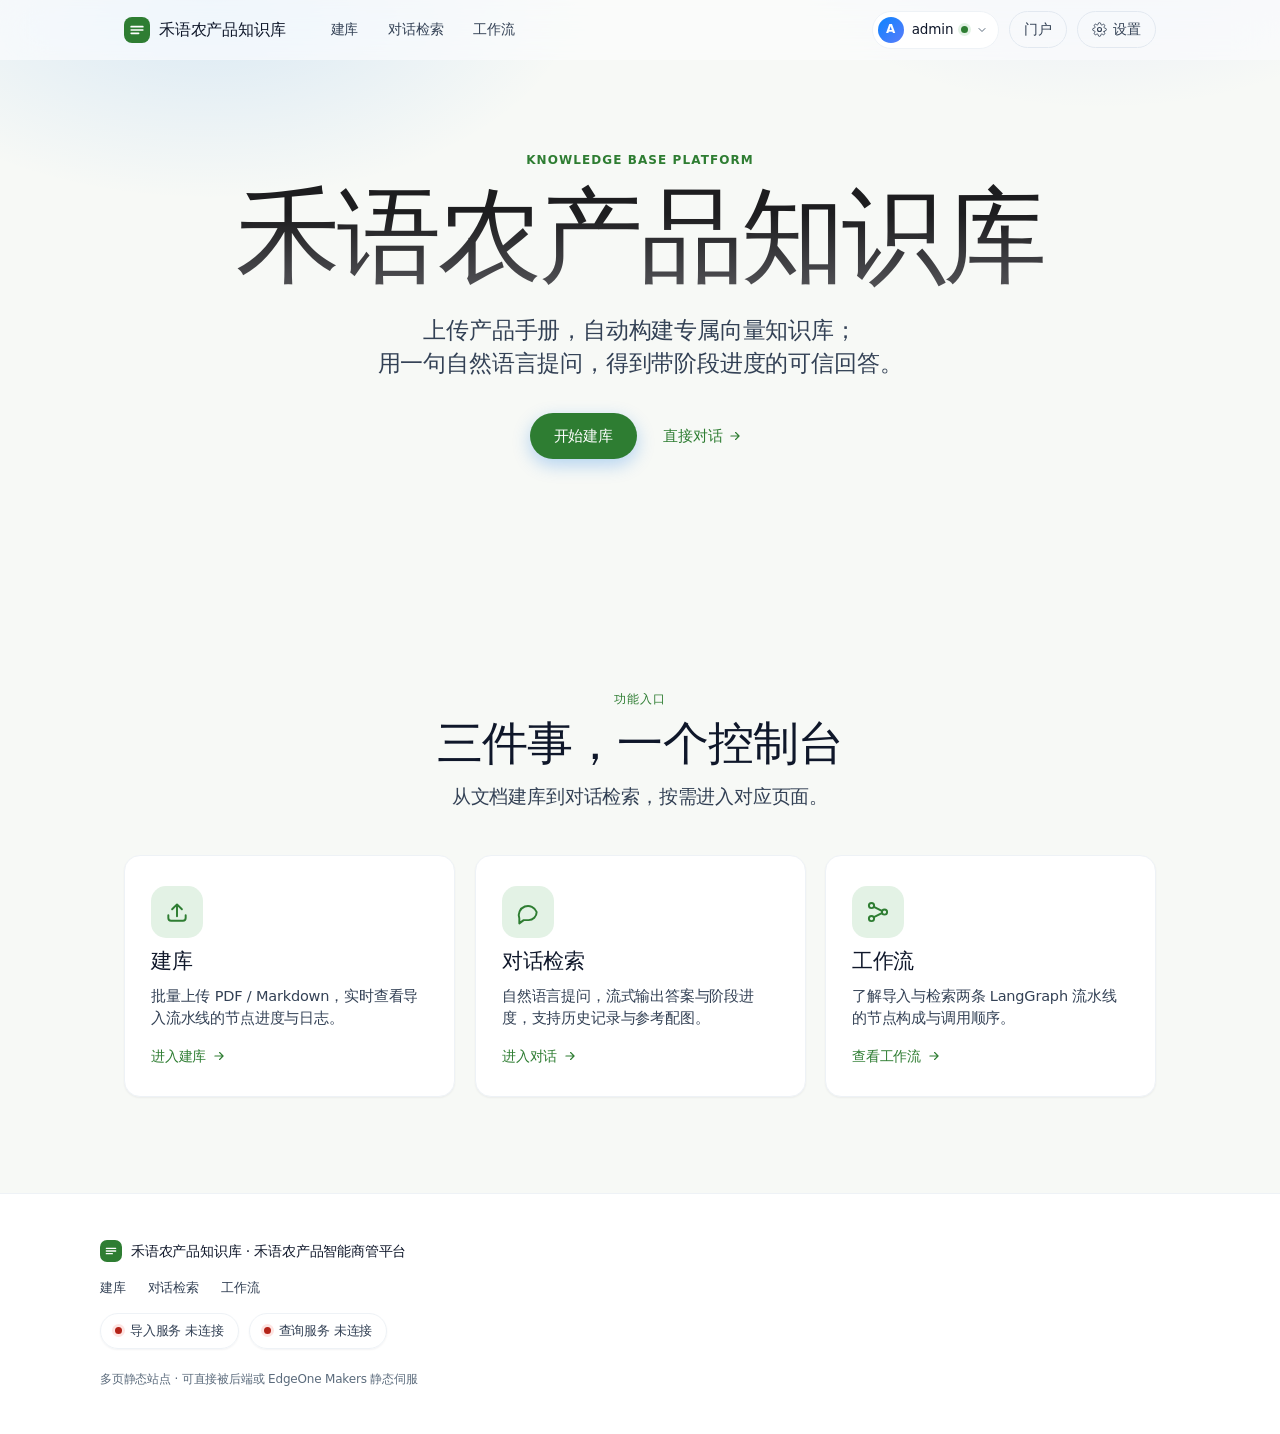
<file: web/unified-frontend/index.html>
<!DOCTYPE html>
<html lang="zh-CN">
<head>
  <meta charset="UTF-8" />
  <meta name="viewport" content="width=device-width, initial-scale=1.0, viewport-fit=cover" />
  <meta name="theme-color" content="#fbfbfd" />
  <meta name="description" content="禾语农产品知识库 · 禾语农产品智能商管平台：产品手册 RAG 问答与建库" />
  <title>禾语农产品知识库 · 禾语农产品智能商管平台</title>
  <link rel="icon" href="data:image/svg+xml,%3Csvg xmlns='http://www.w3.org/2000/svg' viewBox='0 0 32 32'%3E%3Crect width='32' height='32' rx='8' fill='%230071e3'/%3E%3Cpath d='M9 11h14M9 16h14M9 21h9' stroke='white' stroke-width='2.2' stroke-linecap='round'/%3E%3C/svg%3E" />
  <link rel="stylesheet" href="styles.css" />

</head>
<body>


  <!-- ===================== 导航（全站共用） ===================== -->
  <header class="nav" id="nav">
    <div class="nav-inner">
      <a class="nav-brand" href="index.html" aria-label="返回首页">
        <span class="nav-logo" aria-hidden="true">
          <svg viewBox="0 0 24 24" width="20" height="20" fill="none">
            <path d="M5 8h14M5 12h14M5 16h9" stroke="currentColor" stroke-width="2" stroke-linecap="round" />
          </svg>
        </span>
        <span class="nav-name">禾语农产品知识库</span>
      </a>

      <nav class="nav-links" aria-label="主导航">
        <a href="import.html">建库</a>
        <a href="chat.html">对话检索</a>
        <a href="workflow.html">工作流</a>
      </nav>

      <div class="nav-actions">
        <!-- 登录后显示的用户区（未登录时整体被门禁隐藏） -->
        <div class="user-menu" id="userMenu" hidden>
          <button class="user-trigger" id="userTrigger" type="button" aria-haspopup="true" aria-expanded="false">
            <span class="user-avatar" data-user-avatar>A</span>
            <span class="user-name" data-user-name>admin</span>
            <span class="user-status" title="已登录"><i class="dot dot-ok"></i></span>
            <svg class="user-caret" viewBox="0 0 24 24" width="12" height="12" fill="none" aria-hidden="true">
              <path d="M6 9l6 6 6-6" stroke="currentColor" stroke-width="2" stroke-linecap="round" stroke-linejoin="round" />
            </svg>
          </button>
          <div class="user-dropdown" id="userDropdown" hidden role="menu">
            <div class="user-dropdown-head">
              <span class="user-avatar" data-user-avatar>A</span>
              <div class="user-dropdown-meta">
                <strong data-user-name>admin</strong>
                <span>已登录</span>
              </div>
            </div>
            <button class="user-dropdown-item is-danger" id="btnLogoutMenu" type="button" role="menuitem">退出登录</button>
          </div>
        </div>

        <a class="nav-ghost" href="http://127.0.0.1:5174/" target="_blank" rel="noopener" title="返回禾语农产品智能商管平台门户">门户</a>
      <button class="nav-ghost" id="btnSettings" type="button">
          <svg viewBox="0 0 24 24" width="15" height="15" fill="none" aria-hidden="true">
            <circle cx="12" cy="12" r="3.2" stroke="currentColor" stroke-width="1.8" />
            <path d="M19.4 15a1.7 1.7 0 0 0 .34 1.87l.06.06a2 2 0 1 1-2.83 2.83l-.06-.06a1.7 1.7 0 0 0-1.87-.34 1.7 1.7 0 0 0-1 1.56V21a2 2 0 1 1-4 0v-.09a1.7 1.7 0 0 0-1.11-1.56 1.7 1.7 0 0 0-1.87.34l-.06.06a2 2 0 1 1-2.83-2.83l.06-.06a1.7 1.7 0 0 0 .34-1.87 1.7 1.7 0 0 0-1.56-1H3a2 2 0 1 1 0-4h.09A1.7 1.7 0 0 0 4.65 8.9a1.7 1.7 0 0 0-.34-1.87l-.06-.06a2 2 0 1 1 2.83-2.83l.06.06a1.7 1.7 0 0 0 1.87.34H9a1.7 1.7 0 0 0 1-1.56V3a2 2 0 1 1 4 0v.09a1.7 1.7 0 0 0 1 1.56 1.7 1.7 0 0 0 1.87-.34l.06-.06a2 2 0 1 1 2.83 2.83l-.06.06a1.7 1.7 0 0 0-.34 1.87V9a1.7 1.7 0 0 0 1.56 1H21a2 2 0 1 1 0 4h-.09a1.7 1.7 0 0 0-1.51 1z" stroke="currentColor" stroke-width="1.4" stroke-linecap="round" stroke-linejoin="round" />
          </svg>
          <span>设置</span>
        </button>
        <button class="nav-burger" id="btnBurger" type="button" aria-label="打开菜单" aria-expanded="false">
          <span></span><span></span>
        </button>
      </div>
    </div>
    <div class="mobile-menu" id="mobileMenu" hidden>
      <a href="import.html">建库</a>
      <a href="chat.html">对话检索</a>
      <a href="workflow.html">工作流</a>
    </div>
  </header>

  <main id="top">
    <!-- ===================== Hero ===================== -->
    <section class="hero">
      <div class="hero-bg" aria-hidden="true"></div>
      <div class="hero-inner">
        <p class="eyebrow reveal">Knowledge Base Platform</p>
        <h1 class="hero-title reveal">禾语农产品知识库</h1>
        <p class="hero-sub reveal">
          上传产品手册，自动构建专属向量知识库；<br class="br-md" />
          用一句自然语言提问，得到带阶段进度的可信回答。
        </p>
        <div class="hero-actions reveal">
          <a class="btn btn-primary" href="import.html">开始建库</a>
          <a class="btn btn-link" href="chat.html">
            直接对话
            <svg viewBox="0 0 24 24" width="14" height="14" fill="none" aria-hidden="true">
              <path d="M5 12h14M13 6l6 6-6 6" stroke="currentColor" stroke-width="2" stroke-linecap="round" stroke-linejoin="round" />
            </svg>
          </a>
        </div>
      </div>
    </section>

    <!-- ===================== 功能入口 ===================== -->
    <section class="section">
      <div class="section-head reveal">
        <p class="eyebrow">功能入口</p>
        <h2>三件事，一个控制台</h2>
        <p class="section-sub">从文档建库到对话检索，按需进入对应页面。</p>
      </div>

      <div class="entry-grid">
        <a class="entry-card reveal" href="import.html">
          <span class="entry-icon" aria-hidden="true">
            <svg viewBox="0 0 24 24" width="26" height="26" fill="none">
              <path d="M12 16V5m0 0L7.5 9.5M12 5l4.5 4.5" stroke="currentColor" stroke-width="1.8" stroke-linecap="round" stroke-linejoin="round" />
              <path d="M4 15v2.5A2.5 2.5 0 0 0 6.5 20h11a2.5 2.5 0 0 0 2.5-2.5V15" stroke="currentColor" stroke-width="1.8" stroke-linecap="round" />
            </svg>
          </span>
          <h3>建库</h3>
          <p>批量上传 PDF / Markdown，实时查看导入流水线的节点进度与日志。</p>
          <span class="entry-cta">
            进入建库
            <svg viewBox="0 0 24 24" width="14" height="14" fill="none" aria-hidden="true">
              <path d="M5 12h14M13 6l6 6-6 6" stroke="currentColor" stroke-width="2" stroke-linecap="round" stroke-linejoin="round" />
            </svg>
          </span>
        </a>

        <a class="entry-card reveal" href="chat.html">
          <span class="entry-icon" aria-hidden="true">
            <svg viewBox="0 0 24 24" width="26" height="26" fill="none">
              <path d="M20 12a7.5 7.5 0 0 1-7.5 7.5H8l-4 3v-4.6A7.5 7.5 0 1 1 20 12z" stroke="currentColor" stroke-width="1.8" stroke-linecap="round" stroke-linejoin="round" />
            </svg>
          </span>
          <h3>对话检索</h3>
          <p>自然语言提问，流式输出答案与阶段进度，支持历史记录与参考配图。</p>
          <span class="entry-cta">
            进入对话
            <svg viewBox="0 0 24 24" width="14" height="14" fill="none" aria-hidden="true">
              <path d="M5 12h14M13 6l6 6-6 6" stroke="currentColor" stroke-width="2" stroke-linecap="round" stroke-linejoin="round" />
            </svg>
          </span>
        </a>

        <a class="entry-card reveal" href="workflow.html">
          <span class="entry-icon" aria-hidden="true">
            <svg viewBox="0 0 24 24" width="26" height="26" fill="none">
              <circle cx="6" cy="6" r="2.4" stroke="currentColor" stroke-width="1.8" />
              <circle cx="18" cy="12" r="2.4" stroke="currentColor" stroke-width="1.8" />
              <circle cx="6" cy="18" r="2.4" stroke="currentColor" stroke-width="1.8" />
              <path d="M8.2 7.2L15.6 11M8.2 16.8L15.6 13" stroke="currentColor" stroke-width="1.8" stroke-linecap="round" />
            </svg>
          </span>
          <h3>工作流</h3>
          <p>了解导入与检索两条 LangGraph 流水线的节点构成与调用顺序。</p>
          <span class="entry-cta">
            查看工作流
            <svg viewBox="0 0 24 24" width="14" height="14" fill="none" aria-hidden="true">
              <path d="M5 12h14M13 6l6 6-6 6" stroke="currentColor" stroke-width="2" stroke-linecap="round" stroke-linejoin="round" />
            </svg>
          </span>
        </a>
      </div>
    </section>
  </main>

  <!-- ===================== 页脚（全站共用） ===================== -->
  <footer class="footer">
    <div class="footer-inner">
      <div class="footer-brand">
        <span class="nav-logo small" aria-hidden="true">
          <svg viewBox="0 0 24 24" width="16" height="16" fill="none">
            <path d="M5 8h14M5 12h14M5 16h9" stroke="currentColor" stroke-width="2" stroke-linecap="round" />
          </svg>
        </span>
        <span>禾语农产品知识库 · 禾语农产品智能商管平台</span>
      </div>
      <div class="footer-links">
        <a href="import.html">建库</a>
        <a href="chat.html">对话检索</a>
        <a href="workflow.html">工作流</a>
      </div>
      <div class="footer-status">
        <span class="status-chip" id="pillImport"><i class="dot dot-idle"></i>导入服务 检测中</span>
        <span class="status-chip" id="pillQuery"><i class="dot dot-idle"></i>查询服务 检测中</span>
      </div>
      <p class="footer-note">多页静态站点 · 可直接被后端或 EdgeOne Makers 静态伺服</p>
    </div>
  </footer>

  <!-- ===================== 设置弹窗（全站共用） ===================== -->
  <div class="modal-mask" id="settingsMask" hidden>
    <div class="modal" role="dialog" aria-modal="true" aria-labelledby="settingsTitle">
      <div class="modal-head">
        <h3 id="settingsTitle">服务地址设置</h3>
        <button class="modal-close" id="btnCloseSettings" type="button" aria-label="关闭">×</button>
      </div>
      <div class="modal-body">
        <label class="field">
          <span>导入服务 Base URL</span>
          <input type="text" id="cfgImport" placeholder="http://127.0.0.1:8000" spellcheck="false" />
        </label>
        <label class="field">
          <span>查询服务 Base URL</span>
          <input type="text" id="cfgQuery" placeholder="http://127.0.0.1:8001" spellcheck="false" />
        </label>
        <p class="field-hint">
          留空则使用页面默认值。修改后保存在本机浏览器，仅影响当前设备。
          也可通过 URL 参数覆盖，例如 <code>?import=http://10.0.0.5:8000&amp;query=http://10.0.0.5:8001</code>。
        </p>

        <div class="modal-divider" role="separator"></div>
        <div class="modal-account">
          <div class="modal-account-text">
            <strong>账号</strong>
            <span>退出后需重新登录才能查看内容</span>
          </div>
          <button class="btn btn-danger-ghost btn-sm" id="btnLogout" type="button">退出登录</button>
        </div>
      </div>
      <div class="modal-foot">
        <button class="btn btn-ghost btn-sm" id="btnResetSettings" type="button">恢复默认</button>
        <button class="btn btn-primary btn-sm" id="btnSaveSettings" type="button">保存并重连</button>
      </div>
    </div>
  </div>

  <script src="app.js"></script>
</body>
</html>
</file>
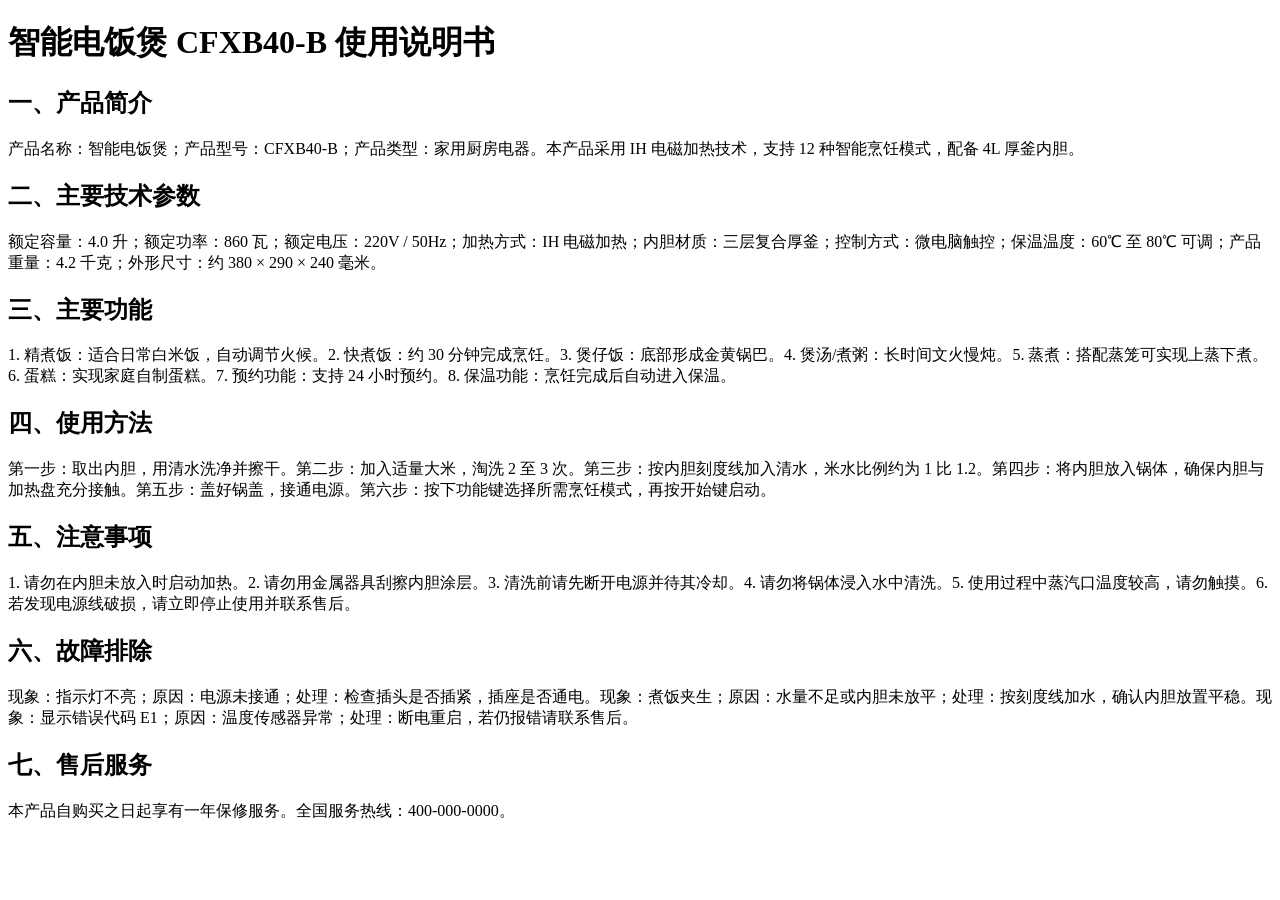
<file: docker/test-doc/manual.html>
<!DOCTYPE html>
<html lang="zh-CN">
<head><meta charset="utf-8"><title>智能电饭煲 CFXB40-B 使用说明书</title></head>
<body>
<h1>智能电饭煲 CFXB40-B 使用说明书</h1>
<h2>一、产品简介</h2>
<p>产品名称：智能电饭煲；产品型号：CFXB40-B；产品类型：家用厨房电器。本产品采用 IH 电磁加热技术，支持 12 种智能烹饪模式，配备 4L 厚釜内胆。</p>
<h2>二、主要技术参数</h2>
<p>额定容量：4.0 升；额定功率：860 瓦；额定电压：220V / 50Hz；加热方式：IH 电磁加热；内胆材质：三层复合厚釜；控制方式：微电脑触控；保温温度：60℃ 至 80℃ 可调；产品重量：4.2 千克；外形尺寸：约 380 × 290 × 240 毫米。</p>
<h2>三、主要功能</h2>
<p>1. 精煮饭：适合日常白米饭，自动调节火候。2. 快煮饭：约 30 分钟完成烹饪。3. 煲仔饭：底部形成金黄锅巴。4. 煲汤/煮粥：长时间文火慢炖。5. 蒸煮：搭配蒸笼可实现上蒸下煮。6. 蛋糕：实现家庭自制蛋糕。7. 预约功能：支持 24 小时预约。8. 保温功能：烹饪完成后自动进入保温。</p>
<h2>四、使用方法</h2>
<p>第一步：取出内胆，用清水洗净并擦干。第二步：加入适量大米，淘洗 2 至 3 次。第三步：按内胆刻度线加入清水，米水比例约为 1 比 1.2。第四步：将内胆放入锅体，确保内胆与加热盘充分接触。第五步：盖好锅盖，接通电源。第六步：按下功能键选择所需烹饪模式，再按开始键启动。</p>
<h2>五、注意事项</h2>
<p>1. 请勿在内胆未放入时启动加热。2. 请勿用金属器具刮擦内胆涂层。3. 清洗前请先断开电源并待其冷却。4. 请勿将锅体浸入水中清洗。5. 使用过程中蒸汽口温度较高，请勿触摸。6. 若发现电源线破损，请立即停止使用并联系售后。</p>
<h2>六、故障排除</h2>
<p>现象：指示灯不亮；原因：电源未接通；处理：检查插头是否插紧，插座是否通电。现象：煮饭夹生；原因：水量不足或内胆未放平；处理：按刻度线加水，确认内胆放置平稳。现象：显示错误代码 E1；原因：温度传感器异常；处理：断电重启，若仍报错请联系售后。</p>
<h2>七、售后服务</h2>
<p>本产品自购买之日起享有一年保修服务。全国服务热线：400-000-0000。</p>
</body>
</html>
</file>
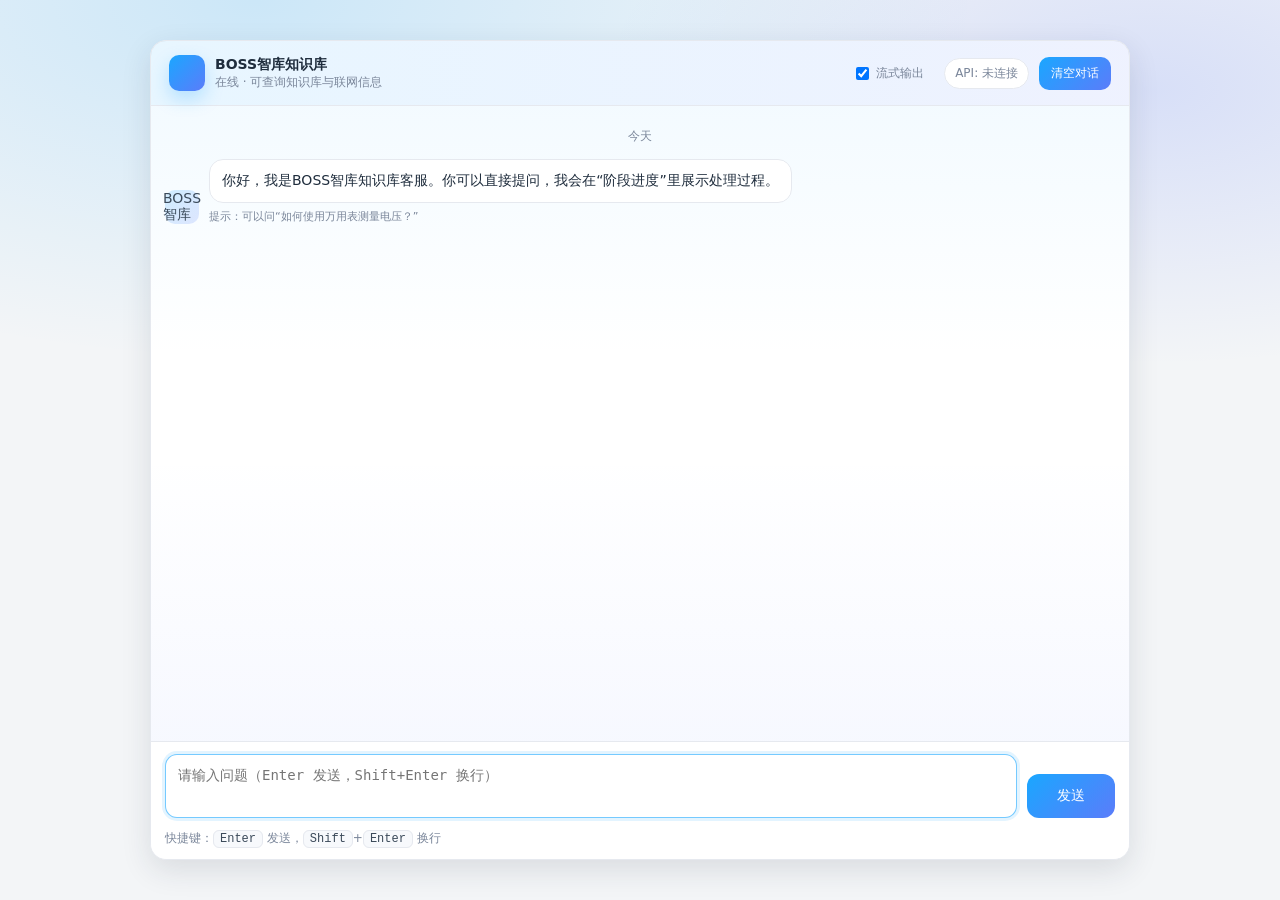
<file: web/page/chat.html>
<!DOCTYPE html>
<html lang="zh-CN">
<head>
  <meta charset="UTF-8" />
  <meta name="viewport" content="width=device-width,initial-scale=1.0" />
  <title>BOSS智库知识库</title>
  <style>
    :root{
      --bg:#f3f5f7;
      --panel:#ffffff;
      --text:#1f2d3d;
      --muted:#7a869a;
      --brand:#1aa7ff;
      --brand2:#5b7cfa;
      --bubble-user:#1aa7ff;
      --bubble-bot:#ffffff;
      --border:#e6e9ef;
      --shadow:0 10px 30px rgba(31,45,61,.12);
    }
    *{box-sizing:border-box}
    body{
      margin:0;
      font-family: "Segoe UI", "Microsoft YaHei", system-ui, -apple-system, Arial, sans-serif;
      background: radial-gradient(1200px 600px at 20% 0%, rgba(26,167,255,.18), transparent 60%),
                  radial-gradient(1000px 500px at 90% 10%, rgba(91,124,250,.18), transparent 55%),
                  var(--bg);
      color:var(--text);
      height:100vh;
      display:flex;
      justify-content:center;
      align-items:center;
      padding:18px;
    }
    .app{
      width:100%;
      max-width:980px;
      height:min(820px, 92vh);
      background:var(--panel);
      border:1px solid var(--border);
      border-radius:16px;
      box-shadow:var(--shadow);
      overflow:hidden;
      display:flex;
      flex-direction:column;
    }
    .topbar{
      display:flex;
      align-items:center;
      gap:12px;
      padding:14px 18px;
      border-bottom:1px solid var(--border);
      background:linear-gradient(90deg, rgba(26,167,255,.10), rgba(91,124,250,.10));
    }
    .brand{
      display:flex;
      align-items:center;
      gap:10px;
      min-width:240px;
    }
    .logo{
      width:36px;height:36px;border-radius:10px;
      background:linear-gradient(135deg, var(--brand), var(--brand2));
      box-shadow:0 8px 18px rgba(26,167,255,.25);
    }
    .title{
      display:flex;
      flex-direction:column;
      line-height:1.1;
    }
    .title strong{font-size:14px}
    .title span{font-size:12px;color:var(--muted);margin-top:3px}
    .top-actions{
      margin-left:auto;
      display:flex;
      gap:10px;
      align-items:center;
    }
    .pill{
      font-size:12px;
      color:var(--muted);
      border:1px solid var(--border);
      padding:6px 10px;
      border-radius:999px;
      background:#fff;
    }
    .btn{
      border:none;
      background:linear-gradient(135deg, var(--brand), var(--brand2));
      color:#fff;
      padding:8px 12px;
      border-radius:10px;
      font-size:12px;
      cursor:pointer;
    }
    .btn:disabled{opacity:.6;cursor:not-allowed}

    .chat{
      flex:1;
      overflow:auto;
      padding:16px 14px 10px;
      background:linear-gradient(180deg, rgba(26,167,255,.05), transparent 40%),
                 linear-gradient(0deg, rgba(91,124,250,.05), transparent 45%);
    }
    .dayline{
      text-align:center;
      color:var(--muted);
      font-size:12px;
      margin:6px 0 14px;
    }
    .msg{
      display:flex;
      gap:10px;
      margin:10px 0;
      align-items:flex-end;
    }
    .msg.user{justify-content:flex-end}
    .msg > div:not(.avatar){
      flex:1;
      min-width:0;
    }
    .msg.user > div:not(.avatar){
      display:flex;
      flex-direction:column;
      align-items:flex-end;
    }
    .avatar{
      width:34px;height:34px;border-radius:10px;
      background:#e9eef7;
      display:flex;align-items:center;justify-content:center;
      font-size:14px;
      color:#3b4a5a;
      flex:0 0 auto;
    }
    .avatar.bot{background:linear-gradient(135deg, rgba(26,167,255,.18), rgba(91,124,250,.18))}
    .bubble{
      max-width:min(720px, 76%);
      display:inline-block;
      border-radius:14px;
      padding:10px 12px;
      border:1px solid var(--border);
      background:var(--bubble-bot);
      position:relative;
      line-height:1.55;
      font-size:14px;
      white-space:pre-wrap;
      overflow-wrap: break-word;
    }
    .msg.user .bubble{
      background:var(--bubble-user);
      color:#fff;
      border-color:transparent;
    }
    .meta{
      font-size:11px;
      color:var(--muted);
      margin-top:6px;
    }
    .msg.user .meta{color:rgba(255,255,255,.85)}
    details.progress{
      margin-top:8px;
      border:1px dashed rgba(122,134,154,.45);
      border-radius:12px;
      padding:8px 10px;
      background:rgba(122,134,154,.06);
    }
    details.progress summary{
      cursor:pointer;
      user-select:none;
      color:var(--muted);
      font-size:12px;
    }
    .progress ul{margin:8px 0 0 18px;padding:0}
    .progress li{margin:4px 0;font-size:12px;color:#56657a}

    .answer-images{
      margin-top:10px;
      display:flex;
      flex-direction:column;
      gap:10px;
    }
    .answer-images img{
      display: block;
      max-width: min(100%, 600px);
      max-height: 600px;
      width: auto;
      height: auto;
      border-radius:12px;
      border:1px solid var(--border);
      box-shadow:0 10px 24px rgba(31,45,61,.10);
      background:#fff;
    }
    .answer-images a{
      font-size:12px;
      color:var(--muted);
      text-decoration:none;
      word-break:break-all;
    }

    .typing{
      display:inline-flex;gap:6px;align-items:center;
    }
    .dot{
      width:7px;height:7px;border-radius:50%;
      background:#9aa6b2;
      animation:bounce 1.2s infinite ease-in-out;
    }
    .dot:nth-child(2){animation-delay:.15s}
    .dot:nth-child(3){animation-delay:.3s}
    @keyframes bounce{
      0%,80%,100%{transform:translateY(0);opacity:.6}
      40%{transform:translateY(-5px);opacity:1}
    }

    .composer{
      border-top:1px solid var(--border);
      padding:12px 14px;
      display:flex;
      gap:10px;
      align-items:flex-end;
      background:#fff;
    }
    textarea{
      flex:1;
      resize:none;
      min-height:44px;
      max-height:140px;
      padding:10px 12px;
      border-radius:12px;
      border:1px solid var(--border);
      outline:none;
      font-size:14px;
      line-height:1.5;
    }
    textarea:focus{border-color:rgba(26,167,255,.6); box-shadow:0 0 0 3px rgba(26,167,255,.12)}
    .send{
      width:88px;
      height:44px;
      border:none;
      border-radius:12px;
      cursor:pointer;
      font-size:14px;
      color:#fff;
      background:linear-gradient(135deg, var(--brand), var(--brand2));
    }
    .send:disabled{opacity:.6;cursor:not-allowed}
    .hint{
      padding:0 14px 12px;
      color:var(--muted);
      font-size:12px;
      background:#fff;
    }
    .kbd{
      font-family: ui-monospace, SFMono-Regular, Menlo, Monaco, Consolas, "Liberation Mono", monospace;
      border:1px solid var(--border);
      padding:1px 6px;
      border-radius:6px;
      background:#f7f9fc;
      color:#3b4a5a;
    }
  </style>
</head>
<body>
  <div class="app">
    <div class="topbar">
      <div class="brand">
        <div class="logo"></div>
        <div class="title">
          <strong>BOSS智库知识库</strong>
          <span id="subTitle">在线 · 可查询知识库与联网信息</span>
        </div>
      </div>
      <div class="top-actions">
        <label style="font-size:12px;display:flex;align-items:center;gap:4px;cursor:pointer;user-select:none;color:var(--muted);margin-right:10px;">
          <input type="checkbox" id="streamToggle" checked> 流式输出
        </label>
        <span class="pill" id="apiPill">API: 未连接</span>
        <button class="btn" id="btnClear">清空对话</button>
      </div>
    </div>

    <div class="chat" id="chat">
      <div class="dayline">今天</div>
      <div class="msg bot">
        <div class="avatar bot">BOSS智库</div>
        <div>
          <div class="bubble">你好，我是BOSS智库知识库客服。你可以直接提问，我会在“阶段进度”里展示处理过程。</div>
          <div class="meta">提示：可以问“如何使用万用表测量电压？”</div>
        </div>
      </div>
    </div>

    <div class="composer">
      <textarea id="input" placeholder="请输入问题（Enter 发送，Shift+Enter 换行）"></textarea>
      <button class="send" id="send">发送</button>
    </div>
    <div class="hint">快捷键：<span class="kbd">Enter</span> 发送，<span class="kbd">Shift</span>+<span class="kbd">Enter</span> 换行</div>
  </div>

  <script>
    // ========== 关键修改：固定后端地址 ==========
    const API_BASE = 'http://127.0.0.1:8001';   // 直接指定后端服务地址

    const chatEl = document.getElementById('chat');
    const inputEl = document.getElementById('input');
    const sendBtn = document.getElementById('send');
    const apiPill = document.getElementById('apiPill');
    const btnClear = document.getElementById('btnClear');
    const streamToggle = document.getElementById('streamToggle');

    // Session ID Logic
    let sessionId = localStorage.getItem('kb_session_id');
    if (!sessionId) {
      sessionId = 'sess-' + Math.random().toString(36).slice(2) + Date.now().toString(36);
      localStorage.setItem('kb_session_id', sessionId);
    }

    function scrollToBottom(){
      chatEl.scrollTop = chatEl.scrollHeight;
    }
    function nowTime(){
      const d = new Date();
      return d.toLocaleTimeString('zh-CN', {hour:'2-digit', minute:'2-digit'});
    }
    function formatTime(ts){
      if(!ts) return nowTime();
      const d = new Date(Number(ts) * 1000);
      if(Number.isNaN(d.getTime())) return nowTime();
      return d.toLocaleTimeString('zh-CN', {hour:'2-digit', minute:'2-digit'});
    }
    function escapeHtml(str){
      return String(str)
        .replaceAll('&','&amp;')
        .replaceAll('<','&lt;')
        .replaceAll('>','&gt;')
        .replaceAll('"','&quot;')
        .replaceAll("'","&#039;");
    }

    function isImageUrl(url){
      try {
        const u = new URL(url);
        return /\.(png|jpe?g|gif|webp|bmp|svg)$/i.test(u.pathname);
      } catch (e) {
        return /\.(png|jpe?g|gif|webp|bmp|svg)(\?|#|$)/i.test(url || '');
      }
    }

    function normalizeUrl(rawUrl){
      const s = String(rawUrl || '').trim();
      if(!s) return '';
      return s.replace(/\s/g, '%20');
    }

    function dedupeKeepOrder(arr){
      const seen = new Set();
      const out = [];
      for(const x of (Array.isArray(arr) ? arr : [])){
        const v = String(x || '');
        if(!v) continue;
        if(seen.has(v)) continue;
        seen.add(v);
        out.push(v);
      }
      return out;
    }

    function extractUrlsLoose(text){
      const s = String(text || '');
      const regex = /(https?:\/\/[^\s]+)/g;
      const matches = s.match(regex) || [];
      const urls = [];

      const trimTailPunct = (u) => String(u || '').replace(/[)\]}'">，。,;；\]】）＞]+$/g, '');
      const trimHeadPunct = (u) => String(u || '').replace(/^[<([{'"]+|^[＜（【\[]+/g, '');

      for(const m of matches){
        let u = trimHeadPunct(trimTailPunct(m));
        if(u) urls.push(u);
      }
      return dedupeKeepOrder(urls);
    }

    function parseImagesFromTextLoosely(text){
      const urls = extractUrlsLoose(text).filter(isImageUrl);
      return dedupeKeepOrder(urls);
    }

    function findLastImageMarkerIndex(raw){
      const s = String(raw || '');
      const re = /【\s*图片\s*】|\[\s*图片\s*\]/g;
      let m;
      let lastIdx = -1;
      let lastLen = 0;
      while((m = re.exec(s)) !== null){
        lastIdx = m.index;
        lastLen = m[0].length;
      }
      return { idx: lastIdx, len: lastLen };
    }

    function parseAnswerAndImages(text){
      const raw = String(text || '');
      const { idx, len } = findLastImageMarkerIndex(raw);
      if(idx === -1) return { text: raw, images: [] };

      const before = raw.slice(0, idx).trimEnd();
      const after = raw.slice(idx + len).trim();
      const urls = [];

      const lines = after.split(/\r?\n/).map(l => l.trim()).filter(Boolean);
      for(const line of lines){
        if(line.startsWith('http://') || line.startsWith('https://')){
          urls.push(line);
        }else{
          const matches = extractUrlsLoose(line);
          for(const u of matches){
            urls.push(u);
          }
        }
      }

      const seen = new Set();
      const images = [];
      for(const u of urls){
        const normalized = normalizeUrl(u);
        if(!isImageUrl(normalized)) continue;
        if(seen.has(normalized)) continue;
        seen.add(normalized);
        images.push(normalized);
      }
      return { text: before, images };
    }

    function shouldShowImagesByAnswer(answerText){
      const t = String(answerText || '');
      const keywords = [
        '如图', '如下图', '见图', '见下图', '下图', '上图',
        '图片', '示意图', '结构图', '外观', '接线图', '电路图', '原理图', '安装图', '尺寸图', '截图'
      ];
      return keywords.some(k => t.includes(k));
    }

    function renderAnswerWithImages(containerEl, answerText, candidateImageUrls){
      const { text, images: imagesFromBlock } = parseAnswerAndImages(answerText);
      const candidates = Array.isArray(candidateImageUrls)
        ? candidateImageUrls.map(normalizeUrl).filter(isImageUrl)
        : [];
      const hasBlockImages = imagesFromBlock && imagesFromBlock.length > 0;

      const looseImages = extractUrlsLoose(answerText).map(normalizeUrl).filter(isImageUrl);

      const shouldShow = hasBlockImages || (candidates.length > 0) || (looseImages.length > 0);

      const allImages = new Set([
          ...(hasBlockImages ? imagesFromBlock : []),
          ...candidates,
          ...looseImages
      ]);
      const images = Array.from(allImages);

      containerEl.textContent = '';

      if((text || '').trim().length > 0){
        const textEl = document.createElement('div');
        textEl.className = 'answer-text';
        textEl.textContent = text;
        containerEl.appendChild(textEl);
      }else{
        const textEl = document.createElement('div');
        textEl.className = 'answer-text';
        textEl.textContent = '（已完成，但未返回答案）';
        containerEl.appendChild(textEl);
      }

      if(images && images.length > 0){
        const imgWrap = document.createElement('div');
        imgWrap.className = 'answer-images';
        for(const url of images){
          const safeUrl = normalizeUrl(url);
          const img = document.createElement('img');
          img.loading = 'lazy';
          img.src = safeUrl;
          img.alt = '参考图片';
          img.referrerPolicy = 'no-referrer';
          img.addEventListener('error', () => {
            img.style.display = 'none';
          });
          imgWrap.appendChild(img);

          const link = document.createElement('a');
          link.href = safeUrl;
          link.target = '_blank';
          link.rel = 'noopener noreferrer';
          link.textContent = url;
          imgWrap.appendChild(link);
        }
        containerEl.appendChild(imgWrap);
      }
    }

    function addUserMsg(text){
      const html = `
        <div class="msg user">
          <div>
            <div class="bubble">${escapeHtml(text)}</div>
            <div class="meta">${nowTime()}</div>
          </div>
          <div class="avatar">我</div>
        </div>
      `;
      chatEl.insertAdjacentHTML('beforeend', html);
      scrollToBottom();
    }

    function addUserMsgWithTime(text, ts){
      const html = `
        <div class="msg user">
          <div>
            <div class="bubble">${escapeHtml(text)}</div>
            <div class="meta">${formatTime(ts)}</div>
          </div>
          <div class="avatar">我</div>
        </div>
      `;
      chatEl.insertAdjacentHTML('beforeend', html);
      scrollToBottom();
    }

    function addBotMsgWithTime(text, ts, imageUrls){
      const id = 'bot-his-' + Math.random().toString(36).slice(2);
      const html = `
        <div class="msg bot" id="${id}">
          <div class="avatar bot">BOSS智库</div>
          <div>
            <div class="bubble"><div class="answer"></div></div>
            <div class="meta">${formatTime(ts)}</div>
          </div>
        </div>
      `;
      chatEl.insertAdjacentHTML('beforeend', html);
      const el = document.getElementById(id);
      if(el){
        const answerEl = el.querySelector('.answer');
        renderAnswerWithImages(answerEl, text || '', imageUrls || []);
      }
      scrollToBottom();
    }

    function addBotMsgSkeleton(){
      const id = 'bot-' + Math.random().toString(36).slice(2);
      const html = `
        <div class="msg bot" id="${id}">
          <div class="avatar bot">BOSS智库</div>
          <div style="min-width: 180px;">
            <div class="bubble">
              <span class="typing"><span class="dot"></span><span class="dot"></span><span class="dot"></span></span>
              <details class="progress" open>
                <summary>阶段进度（等待中）</summary>
                <ul></ul>
              </details>
            </div>
            <div class="meta">${nowTime()}</div>
          </div>
        </div>
      `;
      chatEl.insertAdjacentHTML('beforeend', html);
      scrollToBottom();
      return document.getElementById(id);
    }

    function renderProgress(botMsgEl, doneList, runningList, status){
      const details = botMsgEl.querySelector('details.progress');
      const summary = details.querySelector('summary');
      const ul = details.querySelector('ul');
      const done = Array.isArray(doneList) ? doneList : [];
      const running = Array.isArray(runningList) ? runningList : [];
      const totalDone = done.length;
      const totalRun = running.length;

      const statusMap = {
        'processing': '处理中',
        'completed': '已完成',
        'failed': '失败',
        'pending': '等待中',
      };
      const displayStatus = statusMap[status] || status || 'unknown';

      summary.textContent = `阶段进度（已完成${totalDone}，进行中${totalRun}，状态：${displayStatus}）`;

      const lines = [
        ...done.map(x => `✅ ${x}`),
        ...running.map(x => `⏳ ${x}`)
      ];
      ul.innerHTML = '';
      if(lines.length === 0){
        ul.insertAdjacentHTML('beforeend', '<li>暂无进度</li>');
      }else{
        for(const line of lines){
          ul.insertAdjacentHTML('beforeend', `<li>${escapeHtml(line)}</li>`);
        }
      }
    }

    function finalizeBotAnswer(botMsgEl, answer, error, imageUrls){
      const bubble = botMsgEl.querySelector('.bubble');
      const progress = botMsgEl.querySelector('details.progress');
      const err = (error || '').trim();

      if(err){
        const progressEl = progress ? progress : null;
        if(progressEl) {
            progressEl.remove();
            progressEl.removeAttribute('open');
        }
        bubble.textContent = '';
        const errEl = document.createElement('div');
        errEl.className = 'answer';
        errEl.textContent = `抱歉，本次处理失败：\n${err}`;
        bubble.appendChild(errEl);
        if(progressEl) bubble.appendChild(progressEl);
        return;
      }

      const progressEl = progress ? progress : null;
      if(progressEl) {
        progressEl.remove();
        progressEl.removeAttribute('open');
      }
      bubble.textContent = '';
      const answerEl = document.createElement('div');
      answerEl.className = 'answer';
      bubble.appendChild(answerEl);
      renderAnswerWithImages(answerEl, answer || '', imageUrls || []);
      if(progressEl) bubble.appendChild(progressEl);
    }

    async function apiHealth(){
      try{
        const res = await fetch(`${API_BASE}/health`);
        if(!res.ok) throw new Error('health not ok');
        apiPill.textContent = `API: 已连接`;
      }catch(e){
        apiPill.textContent = `API: 未连接`;
      }
    }

    async function loadHistory(){
      try{
        const res = await fetch(`${API_BASE}/history/${sessionId}`);
        if(!res.ok) return;
        const data = await res.json();
        const items = Array.isArray(data.items) ? data.items : [];
        if(items.length === 0) return;
        // 保留首条欢迎消息，其余先清空再渲染历史
        const nodes = Array.from(chatEl.querySelectorAll('.msg'));
        for(let i=1;i<nodes.length;i++) nodes[i].remove();
        for(const item of items){
          if(item.role === 'user'){
            addUserMsgWithTime(item.text || '', item.ts);
          }else{
            // ✅ 历史记录现在包含 image_urls 字段
            addBotMsgWithTime(item.text || '', item.ts, item.image_urls || []);
          }
        }
        scrollToBottom();
      }catch(_){}
    }

    async function submitQuery(text){
      const isStream = streamToggle.checked;
      const res = await fetch(`${API_BASE}/query`, {
        method: 'POST',
        headers: {'Content-Type':'application/json'},
        body: JSON.stringify({
          query: text,
          session_id: sessionId,
          is_stream: isStream
        })
      });
      if(!res.ok){
        const msg = await res.text();
        throw new Error(msg || '请求失败');
      }
      return await res.json();
    }

    async function onSend(){
      const text = (inputEl.value || '').trim();
      if(!text) return;
      inputEl.value = '';
      addUserMsg(text);
      const botMsgEl = addBotMsgSkeleton();
      sendBtn.disabled = true;

      try{
        const isStream = streamToggle.checked;
        const data = await submitQuery(text);
        renderProgress(botMsgEl, [], [], 'pending');

        if (!isStream) {
          // ✅ 非流式已包含 image_urls
          renderProgress(botMsgEl, data.done_list || [], [], 'completed');
          finalizeBotAnswer(botMsgEl, data.answer, data.error, data.image_urls || []);
          sendBtn.disabled = false;
          return;
        }

        // 流式：SSE
        const { session_id } = data;

        const bubble = botMsgEl.querySelector('.bubble');
        let answerEl = bubble.querySelector('.answer');
        if(!answerEl){
          answerEl = document.createElement('div');
          answerEl.className = 'answer';
          bubble.insertBefore(answerEl, bubble.firstChild);
        }

        const es = new EventSource(`${API_BASE}/stream/${session_id}`);
        let rawAnswerText = '';

        es.addEventListener('progress', (e) => {
          try{
            const d = JSON.parse(e.data || '{}');
            renderProgress(botMsgEl, d.done_list, d.running_list, d.status);
            // ✅ 当状态已完成时，主动关闭连接并释放按钮
            if(d && d.status === 'completed'){
              const typing = botMsgEl.querySelector('.typing');
              if(typing) typing.remove();
              sendBtn.disabled = false;
              es.close();
            }
          }catch(_){}
        });

        es.addEventListener('delta', (e) => {
          try{
            const d = JSON.parse(e.data || '{}');
            const delta = d.delta || '';
            if(delta){
              rawAnswerText += delta;
              renderAnswerWithImages(answerEl, rawAnswerText, []);
              scrollToBottom();
            }
          }catch(_){}
        });

        es.addEventListener('final', (e) => {
          const typing = botMsgEl.querySelector('.typing');
          if(typing) typing.remove();
          const progress = botMsgEl.querySelector('details.progress');
          if(progress) progress.removeAttribute('open');

          try{
            const d = JSON.parse(e.data || '{}');
            const finalText = (d && typeof d.answer === 'string' && d.answer.trim().length > 0) ? d.answer : (rawAnswerText || answerEl.textContent || '');
            renderAnswerWithImages(answerEl, finalText, d.image_urls || []);
          }catch(_){}
          es.close();
          sendBtn.disabled = false;
        });

        es.addEventListener('final_answer', (e) => {
          const typing = botMsgEl.querySelector('.typing');
          if(typing) typing.remove();
          const progress = botMsgEl.querySelector('details.progress');
          if(progress) progress.removeAttribute('open');

          try{
            const d = JSON.parse(e.data || '{}');
            const finalText = (d && typeof d.answer === 'string' && d.answer.trim().length > 0) ? d.answer : (rawAnswerText || answerEl.textContent || '');
            renderAnswerWithImages(answerEl, finalText, d.image_urls || []);
          }catch(_){}
          es.close();
          sendBtn.disabled = false;
        });

        es.addEventListener('error', (e) => {
          const typing = botMsgEl.querySelector('.typing');
          if(typing) typing.remove();
          const progress = botMsgEl.querySelector('details.progress');
          if(progress) progress.removeAttribute('open');

          try{
            const msg = e && e.data ? (JSON.parse(e.data).error || 'SSE 连接中断/失败') : 'SSE 连接中断/失败';
            rawAnswerText += `\n\n（错误：${msg}）`;
            renderAnswerWithImages(answerEl, rawAnswerText, []);
          }catch(_){
            rawAnswerText += `\n\n（错误：SSE 连接中断/失败）`;
            renderAnswerWithImages(answerEl, rawAnswerText, []);
          }
          es.close();
          sendBtn.disabled = false;
        });
      }catch(e){
        const bubble = botMsgEl.querySelector('.bubble');
        const progress = botMsgEl.querySelector('details.progress');
        const typing = botMsgEl.querySelector('.typing');
        if(typing) typing.remove();
        bubble.innerHTML = `请求失败：${escapeHtml(e.message || e)}\n\n` + progress.outerHTML;
        sendBtn.disabled = false;
      }
    }

    sendBtn.addEventListener('click', onSend);
    inputEl.addEventListener('keydown', (e) => {
      if(e.key === 'Enter' && !e.shiftKey){
        e.preventDefault();
        onSend();
      }
    });
    btnClear.addEventListener('click', async () => {
      if(!confirm('确定要清空当前会话的历史记录吗？这将无法恢复。')) return;

      try {
        const res = await fetch(`${API_BASE}/history/${sessionId}`, { method: 'DELETE' });
        if(!res.ok) {
           console.error("Failed to clear history backend, status:", res.status);
           alert('服务端清空失败，仅清空本地显示');
        }
      } catch(e) {
        console.error("Failed to clear history backend", e);
        alert('服务端清空失败，仅清空本地显示');
      }

      const nodes = Array.from(chatEl.querySelectorAll('.msg'));
      for(let i=1;i<nodes.length;i++) nodes[i].remove();
      scrollToBottom();
    });

    apiHealth();
    setInterval(apiHealth, 5000);
    loadHistory();
    setTimeout(() => inputEl.focus(), 200);
  </script>
</body>
</html>
</file>
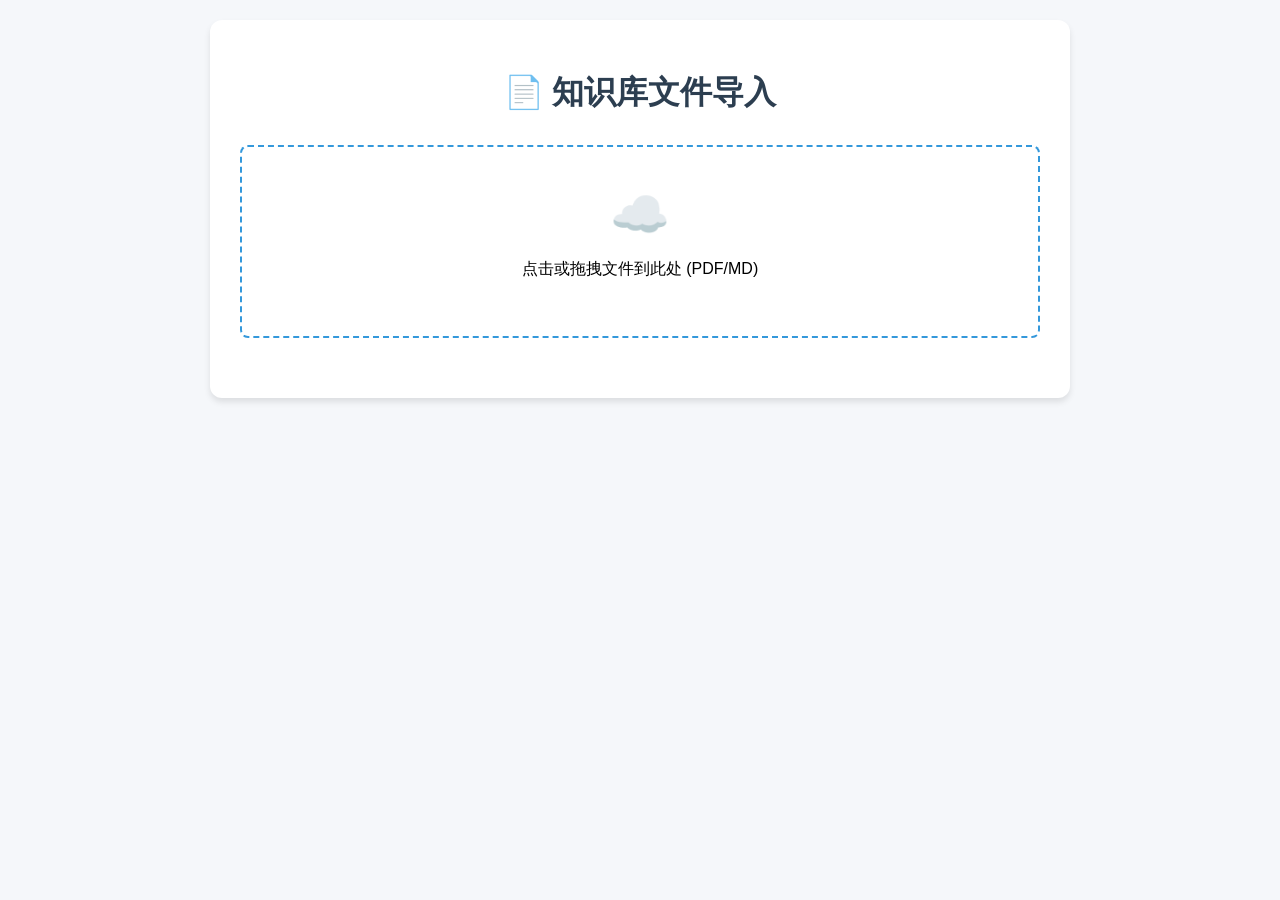
<file: web/page/import.html>
<!DOCTYPE html>
<html lang="zh-CN">
<head>
    <meta charset="UTF-8">
    <meta name="viewport" content="width=device-width, initial-scale=1.0">
    <title>文件导入服务</title>
    <style>
        body {
            font-family: 'Segoe UI', Tahoma, Geneva, Verdana, sans-serif;
            background-color: #f5f7fa;
            margin: 0;
            padding: 20px;
            display: flex;
            justify-content: center;
        }
        .container {
            width: 100%;
            max-width: 800px;
            background-color: white;
            padding: 30px;
            border-radius: 12px;
            box-shadow: 0 4px 6px rgba(0,0,0,0.1);
        }
        h1 {
            color: #2c3e50;
            text-align: center;
            margin-bottom: 30px;
        }
        .upload-area {
            border: 2px dashed #3498db;
            border-radius: 8px;
            padding: 40px;
            text-align: center;
            cursor: pointer;
            transition: background-color 0.3s;
            margin-bottom: 20px;
        }
        .upload-area:hover {
            background-color: #ecf6fd;
        }
        .upload-icon {
            font-size: 48px;
            color: #3498db;
            margin-bottom: 10px;
        }
        .file-input {
            display: none;
        }
        .btn {
            background-color: #3498db;
            color: white;
            border: none;
            padding: 10px 20px;
            border-radius: 6px;
            cursor: pointer;
            font-size: 16px;
            transition: background-color 0.3s;
        }
        .btn:hover {
            background-color: #2980b9;
        }
        .btn:disabled {
            background-color: #bdc3c7;
            cursor: not-allowed;
        }
        .file-list {
            margin-top: 30px;
        }
        .file-item {
            background-color: #fff;
            border: 1px solid #e0e0e0;
            border-radius: 6px;
            padding: 15px;
            margin-bottom: 10px;
            display: flex;
            justify-content: space-between;
            align-items: center;
        }
        .file-info {
            display: flex;
            flex-direction: column;
            flex: 1;
            margin-right: 20px;
        }
        .file-name {
            font-weight: 600;
            color: #333;
        }
        .file-size {
            font-size: 12px;
            color: #7f8c8d;
            margin-top: 4px;
        }
        .status-badge {
            padding: 5px 10px;
            border-radius: 15px;
            font-size: 12px;
            font-weight: bold;
            color: white;
            min-width: 80px;
            text-align: center;
        }
        .status-uploading { background-color: #f39c12; }
        .status-processing { background-color: #3498db; }
        .status-completed { background-color: #2ecc71; }
        .status-error { background-color: #e74c3c; }
        
        /* 简单的进度条 */
        .progress-bar-container {
            width: 100%;
            height: 4px;
            background-color: #f0f0f0;
            margin-top: 8px;
            border-radius: 2px;
            overflow: hidden;
            display: none;
        }
        .progress-bar {
            height: 100%;
            background-color: #f39c12;
            width: 0%;
            transition: width 0.3s, background-color 0.3s;
        }

        /* 任务日志（可展开/收起） */
        .log-details {
            margin-top: 8px;
            font-size: 12px;
            color: #7f8c8d;
        }
        .log-details summary {
            cursor: pointer;
            user-select: none;
            color: #6c7a89;
        }
        .log-list {
            margin: 6px 0 0 16px;
            padding: 0;
        }
        .log-list li {
            margin: 2px 0;
            line-height: 1.4;
        }
    </style>
</head>
<body>

<div class="container">
    <h1>📄 知识库文件导入</h1>
    
    <div class="upload-area" id="dropZone" onclick="document.getElementById('fileInput').click()">
        <div class="upload-icon">☁️</div>
        <p>点击或拖拽文件到此处 (PDF/MD)</p>
        <input type="file" id="fileInput" class="file-input" multiple accept=".pdf,.md">
    </div>

    <div id="fileList" class="file-list">
        <!-- 文件列表将在这里生成 -->
    </div>
</div>

<script>
    const dropZone = document.getElementById('dropZone');
    const fileInput = document.getElementById('fileInput');
    const fileList = document.getElementById('fileList');
    
    // 模拟后端API地址
    const API_BASE = 'http://127.0.0.1:8000';

    dropZone.addEventListener('dragover', (e) => {
        e.preventDefault();
        dropZone.style.backgroundColor = '#ecf6fd';
    });

    dropZone.addEventListener('dragleave', (e) => {
        e.preventDefault();
        dropZone.style.backgroundColor = '';
    });

    dropZone.addEventListener('drop', (e) => {
        e.preventDefault();
        dropZone.style.backgroundColor = '';
        handleFiles(e.dataTransfer.files);
    });

    fileInput.addEventListener('change', (e) => {
        handleFiles(e.target.files);
    });

    function handleFiles(files) {
        Array.from(files).forEach(uploadFile);
    }

    function updateProgressBar(bar, percentage) {
        bar.style.width = percentage + '%';
        if (percentage >= 100) {
            bar.style.backgroundColor = '#3498db'; // 蓝色
        } else {
            bar.style.backgroundColor = '#f39c12'; // 橘红色
        }
    }

    async function uploadFile(file) {
        // 创建文件项UI
        const id = 'file-' + Math.random().toString(36).substr(2, 9);
        const html = `
            <div class="file-item" id="${id}">
                <div class="file-info">
                    <span class="file-name">${file.name}</span>
                    <span class="file-size">${(file.size / 1024).toFixed(2)} KB</span>
                    <div class="progress-bar-container">
                        <div class="progress-bar"></div>
                    </div>
                    <details class="log-details">
                        <summary>日志（点击展开）</summary>
                        <ul class="log-list"></ul>
                    </details>
                </div>
                <div class="status-badge status-uploading">上传中...</div>
            </div>
        `;
        fileList.insertAdjacentHTML('afterbegin', html);
        const itemEl = document.getElementById(id);
        const statusBadge = itemEl.querySelector('.status-badge');
        const progressBar = itemEl.querySelector('.progress-bar');
        const progressContainer = itemEl.querySelector('.progress-bar-container');
        const logDetails = itemEl.querySelector('.log-details');
        const logSummary = itemEl.querySelector('.log-details summary');
        const logListEl = itemEl.querySelector('.log-list');

        // 构建FormData
        const formData = new FormData();
        formData.append('files', file);

        try {
            // 1. 上传文件
            progressContainer.style.display = 'block';
            // 模拟上传进度
            updateProgressBar(progressBar, 50);

            const response = await fetch(`${API_BASE}/upload`, {
                method: 'POST',
                body: formData
            });

            if (!response.ok) throw new Error('Upload failed');
            
            const result = await response.json();
            const taskId = result.task_ids[0]; // 假设一次传一个或取第一个

            // 上传完成，进入处理中，进度固定为30%
            updateProgressBar(progressBar, 30);
            statusBadge.textContent = '处理中...';
            statusBadge.className = 'status-badge status-processing';

            // 2. 轮询状态
            pollStatus(taskId, itemEl);

        } catch (error) {
            console.error(error);
            statusBadge.textContent = '失败';
            statusBadge.className = 'status-badge status-error';
        }
    }

    function normalizeDoneLog(text) {
        // 后端可能返回中文节点名，也可能已拼接“已完成”
        if (typeof text !== 'string') return String(text);
        return text.endsWith('已完成') ? text : `${text}已完成`;
    }

    function normalizeRunningLog(text) {
        // 后端可能返回中文节点名，也可能已拼接“正在进行.../处理中...”
        if (typeof text !== 'string') return String(text);
        if (text.startsWith('正在进行')) return text.endsWith('...') ? text : `${text}...`;
        return `正在进行${text}...`;
    }

    function renderLogs(itemEl, doneList, runningList) {
        const logSummary = itemEl.querySelector('.log-details summary');
        const logListEl = itemEl.querySelector('.log-list');
        const logDetails = itemEl.querySelector('.log-details');

        const done = Array.isArray(doneList) ? doneList : [];
        const running = Array.isArray(runningList) ? runningList : [];

        // 更新 summary（即使收起也能看到进度）
        logSummary.textContent = `日志（已完成${done.length}，进行中${running.length}，点击展开）`;

        // 清空并重建列表
        logListEl.innerHTML = '';
        const lines = [
            ...done.map(normalizeDoneLog),
            ...running.map(normalizeRunningLog),
        ];

        if (lines.length === 0) {
            const li = document.createElement('li');
            li.textContent = '暂无日志';
            logListEl.appendChild(li);
        } else {
            for (const line of lines) {
                const li = document.createElement('li');
                li.textContent = line;
                logListEl.appendChild(li);
            }
        }

        // 如果没有任何日志，默认收起；否则保持用户选择
        if (lines.length === 0) {
            logDetails.open = false;
        }
    }

    function pollStatus(taskId, itemEl) {
        const statusBadge = itemEl.querySelector('.status-badge');
        const progressBar = itemEl.querySelector('.progress-bar');
        
        const interval = setInterval(async () => {
            try {
                const res = await fetch(`${API_BASE}/status/${taskId}`);
                const data = await res.json();

                // 渲染日志（done/running）
                renderLogs(itemEl, data.done_list, data.running_list);
                
                if (data.status === 'completed') {
                    statusBadge.textContent = '已完成';
                    statusBadge.className = 'status-badge status-completed';
                    updateProgressBar(progressBar, 100);
                    clearInterval(interval);
                } else if (data.status === 'processing') {
                    // 保持处理中状态
                    statusBadge.textContent = '处理中...';
                    // 确保进度为30%
                     updateProgressBar(progressBar, 30);
                } else if (data.status === 'failed') {
                    statusBadge.textContent = '失败';
                    statusBadge.className = 'status-badge status-error';
                    clearInterval(interval);
                }
            } catch (e) {
                console.error('Polling error', e);
            }
        }, 2000); // 每2秒轮询一次
    }
</script>

</body>
</html>
</file>
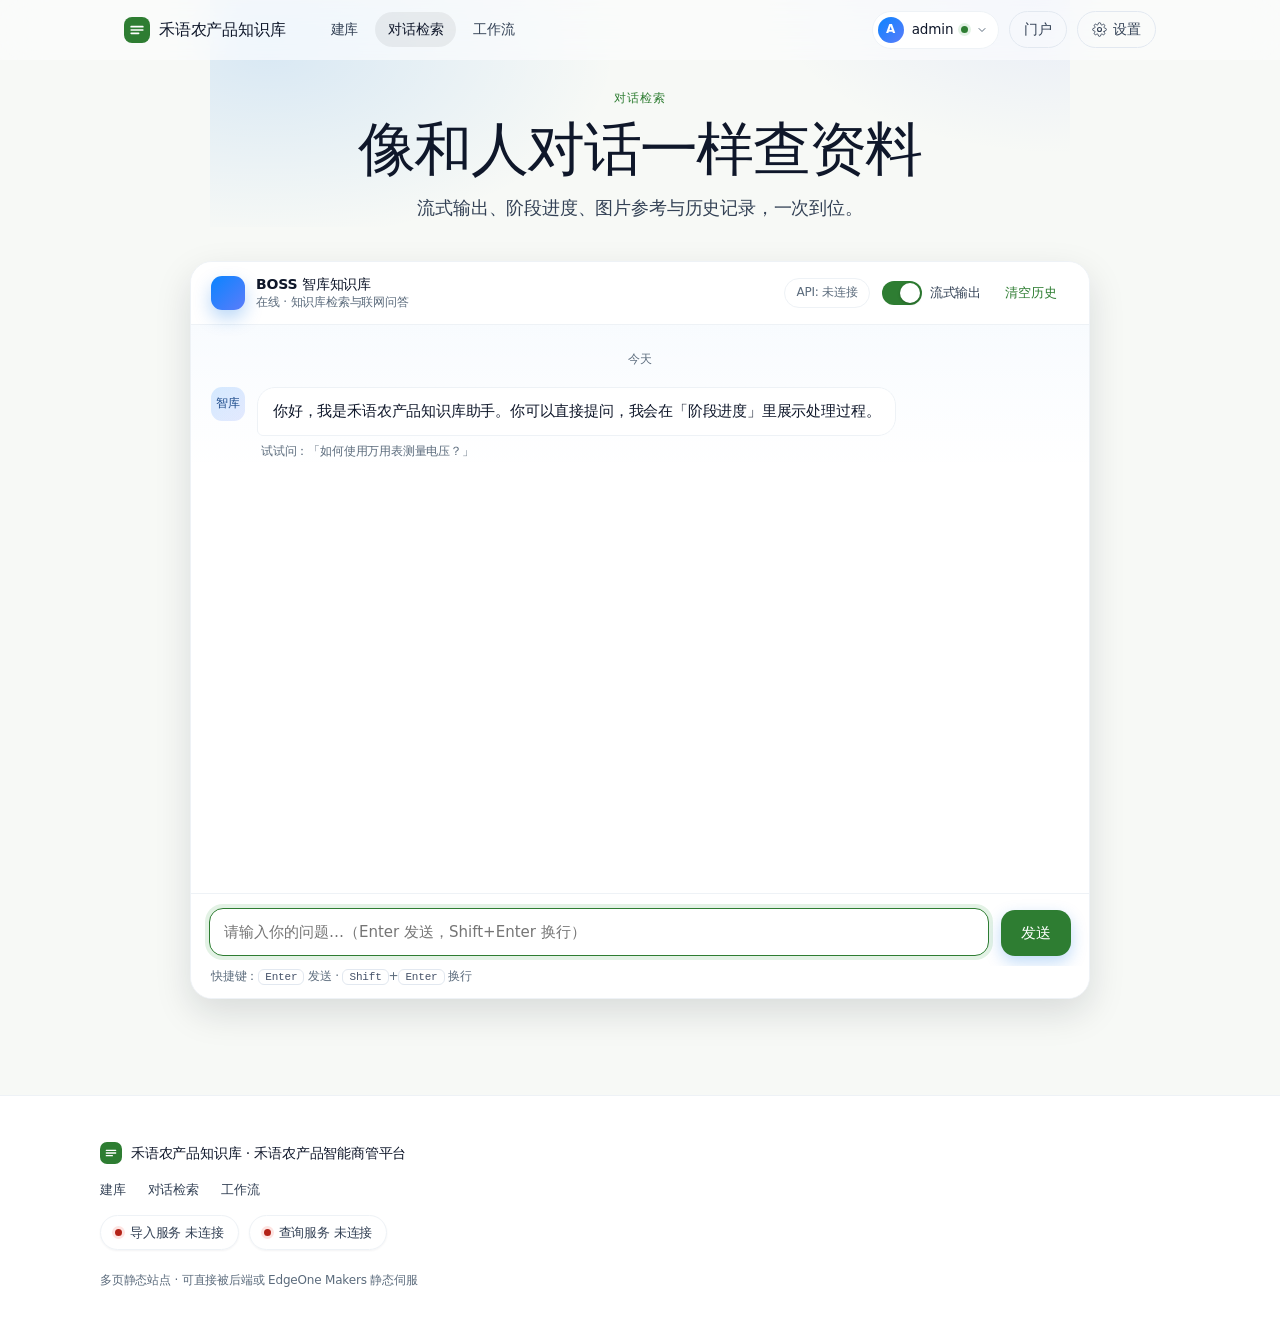
<file: web/unified-frontend/chat.html>
<!DOCTYPE html>
<html lang="zh-CN">
<head>
  <meta charset="UTF-8" />
  <meta name="viewport" content="width=device-width, initial-scale=1.0, viewport-fit=cover" />
  <meta name="theme-color" content="#fbfbfd" />
  <meta name="description" content="禾语农产品知识库 · 对话检索：流式输出、阶段进度、历史记录与参考配图" />
  <title>对话检索 · 禾语农产品知识库</title>
  <link rel="icon" href="data:image/svg+xml,%3Csvg xmlns='http://www.w3.org/2000/svg' viewBox='0 0 32 32'%3E%3Crect width='32' height='32' rx='8' fill='%230071e3'/%3E%3Cpath d='M9 11h14M9 16h14M9 21h9' stroke='white' stroke-width='2.2' stroke-linecap='round'/%3E%3C/svg%3E" />
  <link rel="stylesheet" href="styles.css" />

</head>
<body>


  <!-- ===================== 导航（全站共用） ===================== -->
  <header class="nav" id="nav">
    <div class="nav-inner">
      <a class="nav-brand" href="index.html" aria-label="返回首页">
        <span class="nav-logo" aria-hidden="true">
          <svg viewBox="0 0 24 24" width="20" height="20" fill="none">
            <path d="M5 8h14M5 12h14M5 16h9" stroke="currentColor" stroke-width="2" stroke-linecap="round" />
          </svg>
        </span>
        <span class="nav-name">禾语农产品知识库</span>
      </a>

      <nav class="nav-links" aria-label="主导航">
        <a href="import.html">建库</a>
        <a href="chat.html">对话检索</a>
        <a href="workflow.html">工作流</a>
      </nav>

      <div class="nav-actions">
        <div class="user-menu" id="userMenu" hidden>
          <button class="user-trigger" id="userTrigger" type="button" aria-haspopup="true" aria-expanded="false">
            <span class="user-avatar" data-user-avatar>A</span>
            <span class="user-name" data-user-name>admin</span>
            <span class="user-status" title="已登录"><i class="dot dot-ok"></i></span>
            <svg class="user-caret" viewBox="0 0 24 24" width="12" height="12" fill="none" aria-hidden="true">
              <path d="M6 9l6 6 6-6" stroke="currentColor" stroke-width="2" stroke-linecap="round" stroke-linejoin="round" />
            </svg>
          </button>
          <div class="user-dropdown" id="userDropdown" hidden role="menu">
            <div class="user-dropdown-head">
              <span class="user-avatar" data-user-avatar>A</span>
              <div class="user-dropdown-meta">
                <strong data-user-name>admin</strong>
                <span>已登录</span>
              </div>
            </div>
            <button class="user-dropdown-item is-danger" id="btnLogoutMenu" type="button" role="menuitem">退出登录</button>
          </div>
        </div>

        <a class="nav-ghost" href="http://127.0.0.1:5174/" target="_blank" rel="noopener" title="返回禾语农产品智能商管平台门户">门户</a>
      <button class="nav-ghost" id="btnSettings" type="button">
          <svg viewBox="0 0 24 24" width="15" height="15" fill="none" aria-hidden="true">
            <circle cx="12" cy="12" r="3.2" stroke="currentColor" stroke-width="1.8" />
            <path d="M19.4 15a1.7 1.7 0 0 0 .34 1.87l.06.06a2 2 0 1 1-2.83 2.83l-.06-.06a1.7 1.7 0 0 0-1.87-.34 1.7 1.7 0 0 0-1 1.56V21a2 2 0 1 1-4 0v-.09a1.7 1.7 0 0 0-1.11-1.56 1.7 1.7 0 0 0-1.87.34l-.06.06a2 2 0 1 1-2.83-2.83l.06-.06a1.7 1.7 0 0 0 .34-1.87 1.7 1.7 0 0 0-1.56-1H3a2 2 0 1 1 0-4h.09A1.7 1.7 0 0 0 4.65 8.9a1.7 1.7 0 0 0-.34-1.87l-.06-.06a2 2 0 1 1 2.83-2.83l.06.06a1.7 1.7 0 0 0 1.87.34H9a1.7 1.7 0 0 0 1-1.56V3a2 2 0 1 1 4 0v.09a1.7 1.7 0 0 0 1 1.56 1.7 1.7 0 0 0 1.87-.34l.06-.06a2 2 0 1 1 2.83 2.83l-.06.06a1.7 1.7 0 0 0-.34 1.87V9a1.7 1.7 0 0 0 1.56 1H21a2 2 0 1 1 0 4h-.09a1.7 1.7 0 0 0-1.51 1z" stroke="currentColor" stroke-width="1.4" stroke-linecap="round" stroke-linejoin="round" />
          </svg>
          <span>设置</span>
        </button>
        <button class="nav-burger" id="btnBurger" type="button" aria-label="打开菜单" aria-expanded="false">
          <span></span><span></span>
        </button>
      </div>
    </div>
    <div class="mobile-menu" id="mobileMenu" hidden>
      <a href="import.html">建库</a>
      <a href="chat.html">对话检索</a>
      <a href="workflow.html">工作流</a>
    </div>
  </header>

  <main>
    <!-- ===================== 页面标题 ===================== -->
    <header class="page-head">
      <div class="page-head-bg" aria-hidden="true"></div>
      <p class="eyebrow reveal">对话检索</p>
      <h1 class="page-title reveal">像和人对话一样查资料</h1>
      <p class="page-sub reveal">流式输出、阶段进度、图片参考与历史记录，一次到位。</p>
    </header>

    <!-- ===================== 对话窗口 ===================== -->
    <section class="section section-tight">
      <div class="chat-shell reveal">
        <div class="chat-toolbar">
          <div class="chat-brand">
            <span class="chat-logo" aria-hidden="true"></span>
            <div class="chat-brand-text">
              <strong>BOSS 智库知识库</strong>
              <span>在线 · 知识库检索与联网问答</span>
            </div>
          </div>
          <div class="chat-actions">
            <span class="pill" id="apiPill">API: 未连接</span>
            <label class="switch" title="开启后答案将逐字输出">
              <input type="checkbox" id="streamToggle" checked />
              <span class="switch-track" aria-hidden="true"><span class="switch-thumb"></span></span>
              <span class="switch-label">流式输出</span>
            </label>
            <button class="btn-mini" id="btnClear" type="button">清空历史</button>
          </div>
        </div>

        <!-- ⚠️ 消息容器 id 必须唯一：历史上曾误用 id="chat"，与区块 id 冲突，
             导致 JS 追加的消息被渲染到对话框卡片之外。现固定为 chatLog。 -->
        <div class="chat" id="chatLog" aria-live="polite">
          <div class="dayline">今天</div>
          <div class="msg bot">
            <div class="avatar bot">智库</div>
            <div class="msg-body">
              <div class="bubble">你好，我是禾语农产品知识库助手。你可以直接提问，我会在「阶段进度」里展示处理过程。</div>
              <div class="meta">试试问：「如何使用万用表测量电压？」</div>
            </div>
          </div>
        </div>

        <div class="composer">
          <textarea id="input" rows="1" placeholder="请输入你的问题…（Enter 发送，Shift+Enter 换行）"></textarea>
          <button class="send" id="send" type="button">
            <span class="send-label">发送</span>
            <svg class="send-icon" viewBox="0 0 24 24" width="16" height="16" fill="none" aria-hidden="true">
              <path d="M5 12h14M13 6l6 6-6 6" stroke="currentColor" stroke-width="2" stroke-linecap="round" stroke-linejoin="round" />
            </svg>
          </button>
        </div>
        <div class="composer-hint">
          快捷键：<span class="kbd">Enter</span> 发送 · <span class="kbd">Shift</span>+<span class="kbd">Enter</span> 换行
        </div>
      </div>
    </section>
  </main>

  <!-- ===================== 页脚（全站共用） ===================== -->
  <footer class="footer">
    <div class="footer-inner">
      <div class="footer-brand">
        <span class="nav-logo small" aria-hidden="true">
          <svg viewBox="0 0 24 24" width="16" height="16" fill="none">
            <path d="M5 8h14M5 12h14M5 16h9" stroke="currentColor" stroke-width="2" stroke-linecap="round" />
          </svg>
        </span>
        <span>禾语农产品知识库 · 禾语农产品智能商管平台</span>
      </div>
      <div class="footer-links">
        <a href="import.html">建库</a>
        <a href="chat.html">对话检索</a>
        <a href="workflow.html">工作流</a>
      </div>
      <div class="footer-status">
        <span class="status-chip" id="pillImport"><i class="dot dot-idle"></i>导入服务 检测中</span>
        <span class="status-chip" id="pillQuery"><i class="dot dot-idle"></i>查询服务 检测中</span>
      </div>
      <p class="footer-note">多页静态站点 · 可直接被后端或 EdgeOne Makers 静态伺服</p>
    </div>
  </footer>

  <!-- ===================== 设置弹窗（全站共用） ===================== -->
  <div class="modal-mask" id="settingsMask" hidden>
    <div class="modal" role="dialog" aria-modal="true" aria-labelledby="settingsTitle">
      <div class="modal-head">
        <h3 id="settingsTitle">服务地址设置</h3>
        <button class="modal-close" id="btnCloseSettings" type="button" aria-label="关闭">×</button>
      </div>
      <div class="modal-body">
        <label class="field">
          <span>导入服务 Base URL</span>
          <input type="text" id="cfgImport" placeholder="http://127.0.0.1:8000" spellcheck="false" />
        </label>
        <label class="field">
          <span>查询服务 Base URL</span>
          <input type="text" id="cfgQuery" placeholder="http://127.0.0.1:8001" spellcheck="false" />
        </label>
        <p class="field-hint">
          留空则使用页面默认值。修改后保存在本机浏览器，仅影响当前设备。
          也可通过 URL 参数覆盖，例如 <code>?import=http://10.0.0.5:8000&amp;query=http://10.0.0.5:8001</code>。
        </p>

        <div class="modal-divider" role="separator"></div>
        <div class="modal-account">
          <div class="modal-account-text">
            <strong>账号</strong>
            <span>退出后需重新登录才能查看内容</span>
          </div>
          <button class="btn btn-danger-ghost btn-sm" id="btnLogout" type="button">退出登录</button>
        </div>
      </div>
      <div class="modal-foot">
        <button class="btn btn-ghost btn-sm" id="btnResetSettings" type="button">恢复默认</button>
        <button class="btn btn-primary btn-sm" id="btnSaveSettings" type="button">保存并重连</button>
      </div>
    </div>
  </div>

  <script src="app.js"></script>
</body>
</html>
</file>
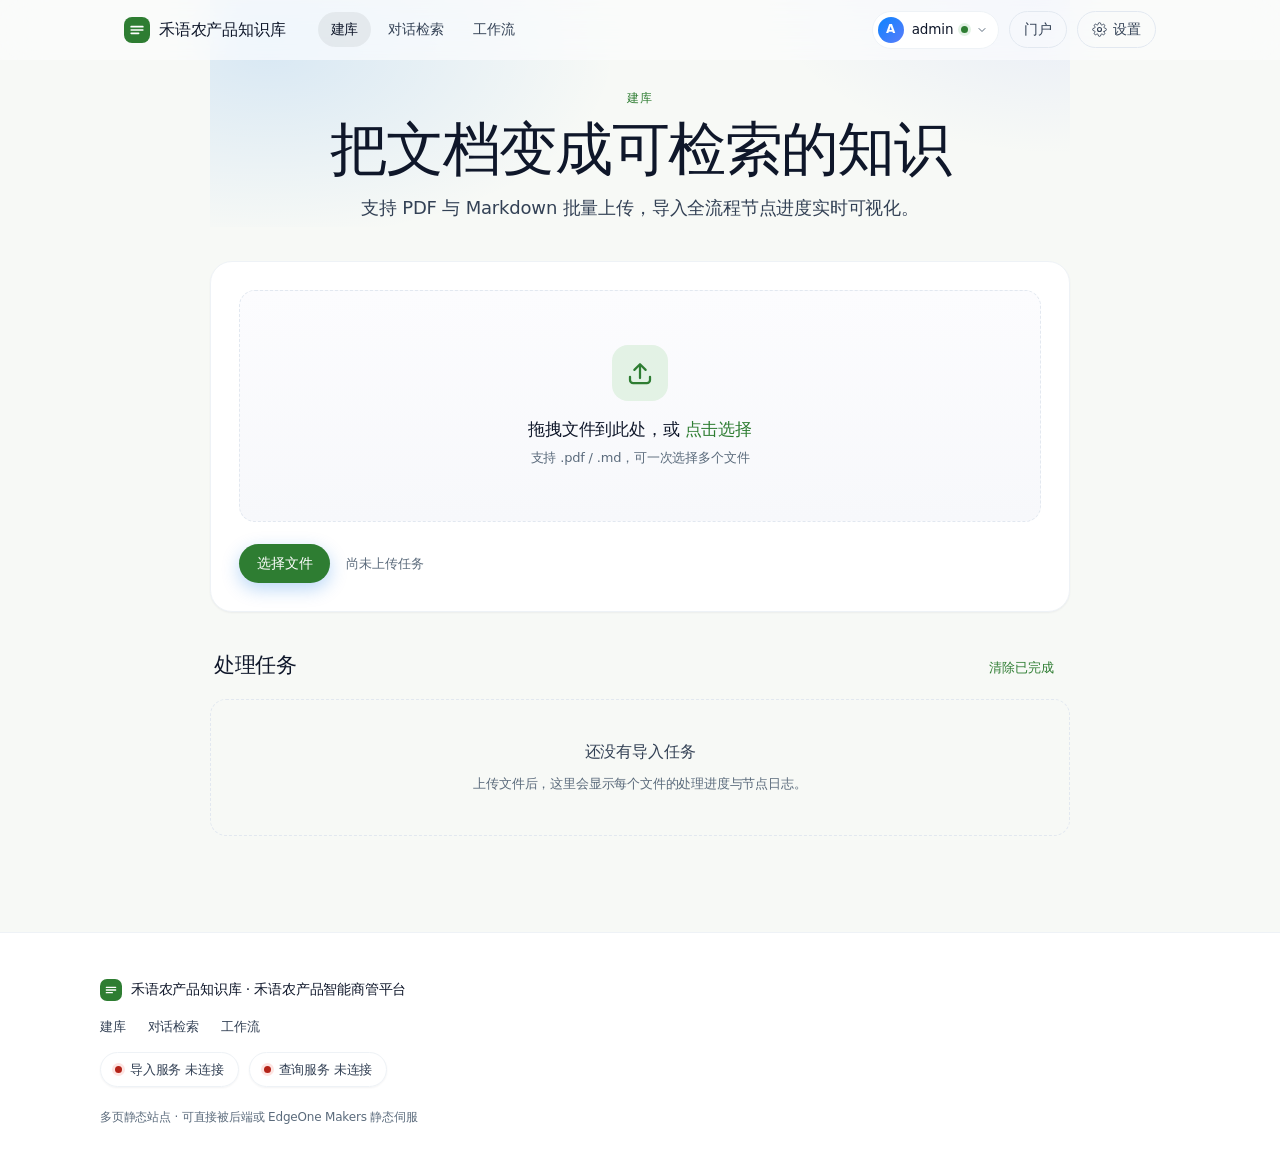
<file: web/unified-frontend/import.html>
<!DOCTYPE html>
<html lang="zh-CN">
<head>
  <meta charset="UTF-8" />
  <meta name="viewport" content="width=device-width, initial-scale=1.0, viewport-fit=cover" />
  <meta name="theme-color" content="#fbfbfd" />
  <meta name="description" content="禾语农产品知识库 · 建库：批量上传 PDF / Markdown，实时查看导入流水线进度" />
  <title>建库 · 禾语农产品知识库</title>
  <link rel="icon" href="data:image/svg+xml,%3Csvg xmlns='http://www.w3.org/2000/svg' viewBox='0 0 32 32'%3E%3Crect width='32' height='32' rx='8' fill='%230071e3'/%3E%3Cpath d='M9 11h14M9 16h14M9 21h9' stroke='white' stroke-width='2.2' stroke-linecap='round'/%3E%3C/svg%3E" />
  <link rel="stylesheet" href="styles.css" />

</head>
<body>


  <!-- ===================== 导航（全站共用） ===================== -->
  <header class="nav" id="nav">
    <div class="nav-inner">
      <a class="nav-brand" href="index.html" aria-label="返回首页">
        <span class="nav-logo" aria-hidden="true">
          <svg viewBox="0 0 24 24" width="20" height="20" fill="none">
            <path d="M5 8h14M5 12h14M5 16h9" stroke="currentColor" stroke-width="2" stroke-linecap="round" />
          </svg>
        </span>
        <span class="nav-name">禾语农产品知识库</span>
      </a>

      <nav class="nav-links" aria-label="主导航">
        <a href="import.html">建库</a>
        <a href="chat.html">对话检索</a>
        <a href="workflow.html">工作流</a>
      </nav>

      <div class="nav-actions">
        <div class="user-menu" id="userMenu" hidden>
          <button class="user-trigger" id="userTrigger" type="button" aria-haspopup="true" aria-expanded="false">
            <span class="user-avatar" data-user-avatar>A</span>
            <span class="user-name" data-user-name>admin</span>
            <span class="user-status" title="已登录"><i class="dot dot-ok"></i></span>
            <svg class="user-caret" viewBox="0 0 24 24" width="12" height="12" fill="none" aria-hidden="true">
              <path d="M6 9l6 6 6-6" stroke="currentColor" stroke-width="2" stroke-linecap="round" stroke-linejoin="round" />
            </svg>
          </button>
          <div class="user-dropdown" id="userDropdown" hidden role="menu">
            <div class="user-dropdown-head">
              <span class="user-avatar" data-user-avatar>A</span>
              <div class="user-dropdown-meta">
                <strong data-user-name>admin</strong>
                <span>已登录</span>
              </div>
            </div>
            <button class="user-dropdown-item is-danger" id="btnLogoutMenu" type="button" role="menuitem">退出登录</button>
          </div>
        </div>

        <a class="nav-ghost" href="http://127.0.0.1:5174/" target="_blank" rel="noopener" title="返回禾语农产品智能商管平台门户">门户</a>
      <button class="nav-ghost" id="btnSettings" type="button">
          <svg viewBox="0 0 24 24" width="15" height="15" fill="none" aria-hidden="true">
            <circle cx="12" cy="12" r="3.2" stroke="currentColor" stroke-width="1.8" />
            <path d="M19.4 15a1.7 1.7 0 0 0 .34 1.87l.06.06a2 2 0 1 1-2.83 2.83l-.06-.06a1.7 1.7 0 0 0-1.87-.34 1.7 1.7 0 0 0-1 1.56V21a2 2 0 1 1-4 0v-.09a1.7 1.7 0 0 0-1.11-1.56 1.7 1.7 0 0 0-1.87.34l-.06.06a2 2 0 1 1-2.83-2.83l.06-.06a1.7 1.7 0 0 0 .34-1.87 1.7 1.7 0 0 0-1.56-1H3a2 2 0 1 1 0-4h.09A1.7 1.7 0 0 0 4.65 8.9a1.7 1.7 0 0 0-.34-1.87l-.06-.06a2 2 0 1 1 2.83-2.83l.06.06a1.7 1.7 0 0 0 1.87.34H9a1.7 1.7 0 0 0 1-1.56V3a2 2 0 1 1 4 0v.09a1.7 1.7 0 0 0 1 1.56 1.7 1.7 0 0 0 1.87-.34l.06-.06a2 2 0 1 1 2.83 2.83l-.06.06a1.7 1.7 0 0 0-.34 1.87V9a1.7 1.7 0 0 0 1.56 1H21a2 2 0 1 1 0 4h-.09a1.7 1.7 0 0 0-1.51 1z" stroke="currentColor" stroke-width="1.4" stroke-linecap="round" stroke-linejoin="round" />
          </svg>
          <span>设置</span>
        </button>
        <button class="nav-burger" id="btnBurger" type="button" aria-label="打开菜单" aria-expanded="false">
          <span></span><span></span>
        </button>
      </div>
    </div>
    <div class="mobile-menu" id="mobileMenu" hidden>
      <a href="import.html">建库</a>
      <a href="chat.html">对话检索</a>
      <a href="workflow.html">工作流</a>
    </div>
  </header>

  <main>
    <!-- ===================== 页面标题 ===================== -->
    <header class="page-head">
      <div class="page-head-bg" aria-hidden="true"></div>
      <p class="eyebrow reveal">建库</p>
      <h1 class="page-title reveal">把文档变成可检索的知识</h1>
      <p class="page-sub reveal">支持 PDF 与 Markdown 批量上传，导入全流程节点进度实时可视化。</p>
    </header>

    <!-- ===================== 上传 ===================== -->
    <section class="section section-tight">
      <div class="card upload-card reveal">
        <div class="dropzone" id="dropZone" tabindex="0" role="button" aria-label="点击或拖拽文件到此处上传">
          <div class="dropzone-icon" aria-hidden="true">
            <svg viewBox="0 0 24 24" width="30" height="30" fill="none">
              <path d="M12 16V5m0 0L7.5 9.5M12 5l4.5 4.5" stroke="currentColor" stroke-width="1.8" stroke-linecap="round" stroke-linejoin="round" />
              <path d="M4 15v2.5A2.5 2.5 0 0 0 6.5 20h11a2.5 2.5 0 0 0 2.5-2.5V15" stroke="currentColor" stroke-width="1.8" stroke-linecap="round" />
            </svg>
          </div>
          <p class="dropzone-title">拖拽文件到此处，或 <span class="link-em">点击选择</span></p>
          <p class="dropzone-hint">支持 .pdf / .md，可一次选择多个文件</p>
          <input type="file" id="fileInput" class="file-input" multiple accept=".pdf,.md" />
        </div>

        <div class="upload-toolbar">
          <button class="btn btn-primary btn-sm" id="btnPick" type="button">选择文件</button>
          <span class="upload-hint" id="taskSummary">尚未上传任务</span>
        </div>
      </div>

      <!-- ===================== 任务列表 ===================== -->
      <div class="task-panel reveal">
        <div class="panel-head">
          <h3>处理任务</h3>
          <button class="btn-mini" id="btnClearTasks" type="button">清除已完成</button>
        </div>
        <div class="task-list" id="taskList"></div>
        <div class="empty-state" id="taskEmpty">
          <p>还没有导入任务</p>
          <span>上传文件后，这里会显示每个文件的处理进度与节点日志。</span>
        </div>
      </div>
    </section>
  </main>

  <!-- ===================== 页脚（全站共用） ===================== -->
  <footer class="footer">
    <div class="footer-inner">
      <div class="footer-brand">
        <span class="nav-logo small" aria-hidden="true">
          <svg viewBox="0 0 24 24" width="16" height="16" fill="none">
            <path d="M5 8h14M5 12h14M5 16h9" stroke="currentColor" stroke-width="2" stroke-linecap="round" />
          </svg>
        </span>
        <span>禾语农产品知识库 · 禾语农产品智能商管平台</span>
      </div>
      <div class="footer-links">
        <a href="import.html">建库</a>
        <a href="chat.html">对话检索</a>
        <a href="workflow.html">工作流</a>
      </div>
      <div class="footer-status">
        <span class="status-chip" id="pillImport"><i class="dot dot-idle"></i>导入服务 检测中</span>
        <span class="status-chip" id="pillQuery"><i class="dot dot-idle"></i>查询服务 检测中</span>
      </div>
      <p class="footer-note">多页静态站点 · 可直接被后端或 EdgeOne Makers 静态伺服</p>
    </div>
  </footer>

  <!-- ===================== 设置弹窗（全站共用） ===================== -->
  <div class="modal-mask" id="settingsMask" hidden>
    <div class="modal" role="dialog" aria-modal="true" aria-labelledby="settingsTitle">
      <div class="modal-head">
        <h3 id="settingsTitle">服务地址设置</h3>
        <button class="modal-close" id="btnCloseSettings" type="button" aria-label="关闭">×</button>
      </div>
      <div class="modal-body">
        <label class="field">
          <span>导入服务 Base URL</span>
          <input type="text" id="cfgImport" placeholder="http://127.0.0.1:8000" spellcheck="false" />
        </label>
        <label class="field">
          <span>查询服务 Base URL</span>
          <input type="text" id="cfgQuery" placeholder="http://127.0.0.1:8001" spellcheck="false" />
        </label>
        <p class="field-hint">
          留空则使用页面默认值。修改后保存在本机浏览器，仅影响当前设备。
          也可通过 URL 参数覆盖，例如 <code>?import=http://10.0.0.5:8000&amp;query=http://10.0.0.5:8001</code>。
        </p>

        <div class="modal-divider" role="separator"></div>
        <div class="modal-account">
          <div class="modal-account-text">
            <strong>账号</strong>
            <span>退出后需重新登录才能查看内容</span>
          </div>
          <button class="btn btn-danger-ghost btn-sm" id="btnLogout" type="button">退出登录</button>
        </div>
      </div>
      <div class="modal-foot">
        <button class="btn btn-ghost btn-sm" id="btnResetSettings" type="button">恢复默认</button>
        <button class="btn btn-primary btn-sm" id="btnSaveSettings" type="button">保存并重连</button>
      </div>
    </div>
  </div>

  <script src="app.js"></script>
</body>
</html>
</file>
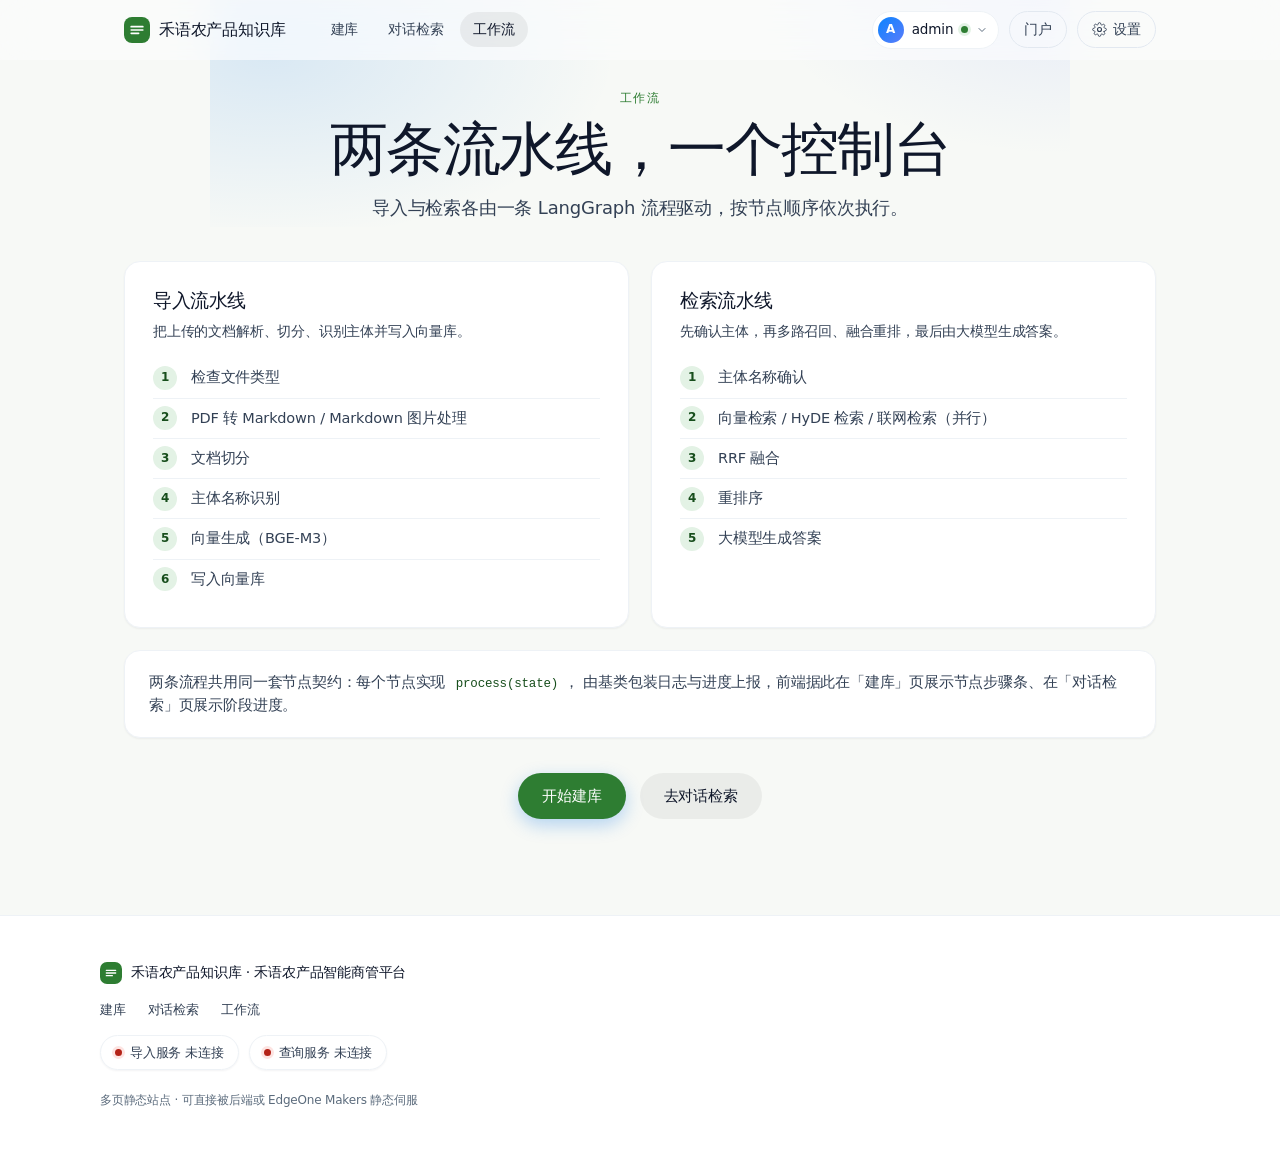
<file: web/unified-frontend/workflow.html>
<!DOCTYPE html>
<html lang="zh-CN">
<head>
  <meta charset="UTF-8" />
  <meta name="viewport" content="width=device-width, initial-scale=1.0, viewport-fit=cover" />
  <meta name="theme-color" content="#fbfbfd" />
  <meta name="description" content="禾语农产品知识库 · 工作流：导入与检索两条 LangGraph 流水线说明" />
  <title>工作流 · 禾语农产品知识库</title>
  <link rel="icon" href="data:image/svg+xml,%3Csvg xmlns='http://www.w3.org/2000/svg' viewBox='0 0 32 32'%3E%3Crect width='32' height='32' rx='8' fill='%230071e3'/%3E%3Cpath d='M9 11h14M9 16h14M9 21h9' stroke='white' stroke-width='2.2' stroke-linecap='round'/%3E%3C/svg%3E" />
  <link rel="stylesheet" href="styles.css" />

</head>
<body>


  <!-- ===================== 导航（全站共用） ===================== -->
  <header class="nav" id="nav">
    <div class="nav-inner">
      <a class="nav-brand" href="index.html" aria-label="返回首页">
        <span class="nav-logo" aria-hidden="true">
          <svg viewBox="0 0 24 24" width="20" height="20" fill="none">
            <path d="M5 8h14M5 12h14M5 16h9" stroke="currentColor" stroke-width="2" stroke-linecap="round" />
          </svg>
        </span>
        <span class="nav-name">禾语农产品知识库</span>
      </a>

      <nav class="nav-links" aria-label="主导航">
        <a href="import.html">建库</a>
        <a href="chat.html">对话检索</a>
        <a href="workflow.html">工作流</a>
      </nav>

      <div class="nav-actions">
        <div class="user-menu" id="userMenu" hidden>
          <button class="user-trigger" id="userTrigger" type="button" aria-haspopup="true" aria-expanded="false">
            <span class="user-avatar" data-user-avatar>A</span>
            <span class="user-name" data-user-name>admin</span>
            <span class="user-status" title="已登录"><i class="dot dot-ok"></i></span>
            <svg class="user-caret" viewBox="0 0 24 24" width="12" height="12" fill="none" aria-hidden="true">
              <path d="M6 9l6 6 6-6" stroke="currentColor" stroke-width="2" stroke-linecap="round" stroke-linejoin="round" />
            </svg>
          </button>
          <div class="user-dropdown" id="userDropdown" hidden role="menu">
            <div class="user-dropdown-head">
              <span class="user-avatar" data-user-avatar>A</span>
              <div class="user-dropdown-meta">
                <strong data-user-name>admin</strong>
                <span>已登录</span>
              </div>
            </div>
            <button class="user-dropdown-item is-danger" id="btnLogoutMenu" type="button" role="menuitem">退出登录</button>
          </div>
        </div>

        <a class="nav-ghost" href="http://127.0.0.1:5174/" target="_blank" rel="noopener" title="返回禾语农产品智能商管平台门户">门户</a>
      <button class="nav-ghost" id="btnSettings" type="button">
          <svg viewBox="0 0 24 24" width="15" height="15" fill="none" aria-hidden="true">
            <circle cx="12" cy="12" r="3.2" stroke="currentColor" stroke-width="1.8" />
            <path d="M19.4 15a1.7 1.7 0 0 0 .34 1.87l.06.06a2 2 0 1 1-2.83 2.83l-.06-.06a1.7 1.7 0 0 0-1.87-.34 1.7 1.7 0 0 0-1 1.56V21a2 2 0 1 1-4 0v-.09a1.7 1.7 0 0 0-1.11-1.56 1.7 1.7 0 0 0-1.87.34l-.06.06a2 2 0 1 1-2.83-2.83l.06-.06a1.7 1.7 0 0 0 .34-1.87 1.7 1.7 0 0 0-1.56-1H3a2 2 0 1 1 0-4h.09A1.7 1.7 0 0 0 4.65 8.9a1.7 1.7 0 0 0-.34-1.87l-.06-.06a2 2 0 1 1 2.83-2.83l.06.06a1.7 1.7 0 0 0 1.87.34H9a1.7 1.7 0 0 0 1-1.56V3a2 2 0 1 1 4 0v.09a1.7 1.7 0 0 0 1 1.56 1.7 1.7 0 0 0 1.87-.34l.06-.06a2 2 0 1 1 2.83 2.83l-.06.06a1.7 1.7 0 0 0-.34 1.87V9a1.7 1.7 0 0 0 1.56 1H21a2 2 0 1 1 0 4h-.09a1.7 1.7 0 0 0-1.51 1z" stroke="currentColor" stroke-width="1.4" stroke-linecap="round" stroke-linejoin="round" />
          </svg>
          <span>设置</span>
        </button>
        <button class="nav-burger" id="btnBurger" type="button" aria-label="打开菜单" aria-expanded="false">
          <span></span><span></span>
        </button>
      </div>
    </div>
    <div class="mobile-menu" id="mobileMenu" hidden>
      <a href="import.html">建库</a>
      <a href="chat.html">对话检索</a>
      <a href="workflow.html">工作流</a>
    </div>
  </header>

  <main>
    <!-- ===================== 页面标题 ===================== -->
    <header class="page-head">
      <div class="page-head-bg" aria-hidden="true"></div>
      <p class="eyebrow reveal">工作流</p>
      <h1 class="page-title reveal">两条流水线，一个控制台</h1>
      <p class="page-sub reveal">导入与检索各由一条 LangGraph 流程驱动，按节点顺序依次执行。</p>
    </header>

    <section class="section section-tight">
      <div class="flow-grid">
        <article class="flow-card reveal">
          <h3>导入流水线</h3>
          <p class="flow-desc">把上传的文档解析、切分、识别主体并写入向量库。</p>
          <ol class="flow-steps">
            <li>检查文件类型</li>
            <li>PDF 转 Markdown / Markdown 图片处理</li>
            <li>文档切分</li>
            <li>主体名称识别</li>
            <li>向量生成（BGE-M3）</li>
            <li>写入向量库</li>
          </ol>
        </article>

        <article class="flow-card reveal">
          <h3>检索流水线</h3>
          <p class="flow-desc">先确认主体，再多路召回、融合重排，最后由大模型生成答案。</p>
          <ol class="flow-steps">
            <li>主体名称确认</li>
            <li>向量检索 / HyDE 检索 / 联网检索（并行）</li>
            <li>RRF 融合</li>
            <li>重排序</li>
            <li>大模型生成答案</li>
          </ol>
        </article>
      </div>

      <div class="flow-note reveal">
        <p>
          两条流程共用同一套节点契约：每个节点实现 <code>process(state)</code>，
          由基类包装日志与进度上报，前端据此在「建库」页展示节点步骤条、在「对话检索」页展示阶段进度。
        </p>
      </div>

      <div class="flow-cta reveal">
        <a class="btn btn-primary" href="import.html">开始建库</a>
        <a class="btn btn-ghost" href="chat.html">去对话检索</a>
      </div>
    </section>
  </main>

  <!-- ===================== 页脚（全站共用） ===================== -->
  <footer class="footer">
    <div class="footer-inner">
      <div class="footer-brand">
        <span class="nav-logo small" aria-hidden="true">
          <svg viewBox="0 0 24 24" width="16" height="16" fill="none">
            <path d="M5 8h14M5 12h14M5 16h9" stroke="currentColor" stroke-width="2" stroke-linecap="round" />
          </svg>
        </span>
        <span>禾语农产品知识库 · 禾语农产品智能商管平台</span>
      </div>
      <div class="footer-links">
        <a href="import.html">建库</a>
        <a href="chat.html">对话检索</a>
        <a href="workflow.html">工作流</a>
      </div>
      <div class="footer-status">
        <span class="status-chip" id="pillImport"><i class="dot dot-idle"></i>导入服务 检测中</span>
        <span class="status-chip" id="pillQuery"><i class="dot dot-idle"></i>查询服务 检测中</span>
      </div>
      <p class="footer-note">多页静态站点 · 可直接被后端或 EdgeOne Makers 静态伺服</p>
    </div>
  </footer>

  <!-- ===================== 设置弹窗（全站共用） ===================== -->
  <div class="modal-mask" id="settingsMask" hidden>
    <div class="modal" role="dialog" aria-modal="true" aria-labelledby="settingsTitle">
      <div class="modal-head">
        <h3 id="settingsTitle">服务地址设置</h3>
        <button class="modal-close" id="btnCloseSettings" type="button" aria-label="关闭">×</button>
      </div>
      <div class="modal-body">
        <label class="field">
          <span>导入服务 Base URL</span>
          <input type="text" id="cfgImport" placeholder="http://127.0.0.1:8000" spellcheck="false" />
        </label>
        <label class="field">
          <span>查询服务 Base URL</span>
          <input type="text" id="cfgQuery" placeholder="http://127.0.0.1:8001" spellcheck="false" />
        </label>
        <p class="field-hint">
          留空则使用页面默认值。修改后保存在本机浏览器，仅影响当前设备。
          也可通过 URL 参数覆盖，例如 <code>?import=http://10.0.0.5:8000&amp;query=http://10.0.0.5:8001</code>。
        </p>

        <div class="modal-divider" role="separator"></div>
        <div class="modal-account">
          <div class="modal-account-text">
            <strong>账号</strong>
            <span>退出后需重新登录才能查看内容</span>
          </div>
          <button class="btn btn-danger-ghost btn-sm" id="btnLogout" type="button">退出登录</button>
        </div>
      </div>
      <div class="modal-foot">
        <button class="btn btn-ghost btn-sm" id="btnResetSettings" type="button">恢复默认</button>
        <button class="btn btn-primary btn-sm" id="btnSaveSettings" type="button">保存并重连</button>
      </div>
    </div>
  </div>

  <script src="app.js"></script>
</body>
</html>
</file>
<file: web/unified-frontend/styles.css>
/* ==========================================================================
   禾语农产品知识库 · 统一前端控制台（嘉禾品牌版）
   配色/圆角/阴影/动效全部来自品牌令牌包 jiahe-brand-tokens@1.0.0
   （同目录副本，由 sync-brand-tokens.py 同步，勿单独修改）。
   本文件只保留本站命名（--bg/--brand 等）到品牌令牌的别名映射 + 站内特有变量。
   ========================================================================== */
@import './jiahe-brand-tokens.css';

:root {
  /* 命名别名映射（本站组件沿用原命名，值来自品牌令牌包） */
  --bg: var(--surface-raised);
  --bg-alt: var(--surface);
  --panel: var(--surface);
  --text: var(--text-primary);
  --text-2: var(--text-secondary);
  --text-3: var(--text-muted);
  --line: var(--border);
  --line-soft: var(--border-light);
  --line-faint: var(--border-light);

  --brand: var(--primary);
  --brand-hover: var(--primary-hover);
  --brand-ink: var(--primary-active);
  --brand-soft: var(--primary-soft);

  --ok: var(--success);
  --ok-soft: var(--success-soft);
  --warn: var(--warning);
  --warn-soft: var(--warning-soft);
  --err: var(--danger);
  --err-soft: var(--danger-soft);

  /* 组件别名补齐（2026-10-16 修复，与「AI客服助手」同款问题）：
     品牌包 v1.0.0 是缩写命名（--r-* / --sh-* / --dur-*），而本文件引用的
     --shadow-* / --radius-* / --duration-* 全名从未接通 → 圆角/阴影/动效整体失效。
     此处一次性补齐映射；品牌包恢复全名令牌后可删本段。 */
  --radius-xs: var(--r-xs);
  --radius-sm: var(--r-sm);
  --radius-md: var(--r-md);
  --radius-lg: var(--r-lg);
  --radius-xl: var(--r-xl);
  --radius-full: var(--r-full);
  --shadow-sm: var(--sh-sm);
  --shadow-md: var(--sh-md);
  --shadow-lg: var(--sh-lg);
  --duration-fast: var(--dur-fast);
  --duration-base: var(--dur-base);
  --duration-slow: var(--dur-slow);

  /* 本站过渡大量引用 --ease：对齐品牌标准缓动 */
  --ease: var(--ease-standard);

  --nav-h: 60px; /* 与禾语农产品平台统一壳高度对齐 */
}

* { box-sizing: border-box; }

html {
  scroll-behavior: smooth;
  scroll-padding-top: calc(var(--nav-h) + 16px);
  -webkit-text-size-adjust: 100%;
}

body {
  margin: 0;
  background: var(--bg);
  color: var(--text);
  font-family: -apple-system, BlinkMacSystemFont, "SF Pro Display", "SF Pro Text",
    "Helvetica Neue", "PingFang SC", "Hiragino Sans GB", "Microsoft YaHei", system-ui, sans-serif;
  font-size: 17px;
  line-height: 1.47059;
  letter-spacing: -0.011em;
  font-synthesis: none;
  -webkit-font-smoothing: antialiased;
  -moz-osx-font-smoothing: grayscale;
  overflow-x: hidden;
}

h1, h2, h3, h4 { margin: 0; font-weight: 600; letter-spacing: -0.021em; line-height: 1.08; }
p { margin: 0; }
a { color: inherit; text-decoration: none; }
button { font: inherit; color: inherit; cursor: pointer; border: none; background: none; }
code, .kbd {
  font-family: ui-monospace, SFMono-Regular, "SF Mono", Menlo, Consolas, monospace;
}
.muted { color: var(--text-3); }
::selection { background: rgba(0, 113, 227, 0.18); }

/* ========================== 滚动揭示 ========================== */
.reveal {
  opacity: 0;
  transform: translateY(26px);
  transition: opacity 0.8s var(--ease-out), transform 0.8s var(--ease-out);
  will-change: opacity, transform;
}
.reveal.is-visible { opacity: 1; transform: none; }

@media (prefers-reduced-motion: reduce) {
  html { scroll-behavior: auto; }
  .reveal { opacity: 1; transform: none; transition: none; }
  * { animation-duration: 0.001ms !important; transition-duration: 0.001ms !important; }
}

/* ========================== 通用排版 ========================== */
.eyebrow {
  font-size: 12px;
  font-weight: 600;
  letter-spacing: 0.09em;
  text-transform: uppercase;
  color: var(--brand);
  margin-bottom: 10px;
}

.section {
  max-width: 1080px;
  margin: 0 auto;
  padding: 96px 24px;
}
.section-alt {
  max-width: none;
  background: var(--bg-alt);
}
.section-alt > * { max-width: 1080px; margin-left: auto; margin-right: auto; }

.section-head {
  max-width: 720px;
  margin: 0 auto 44px;
  text-align: center;
}
.section-head h2 {
  font-size: clamp(30px, 4.4vw, 46px);
  margin-bottom: 14px;
}
.section-sub {
  font-size: 19px;
  color: var(--text-2);
  line-height: 1.5;
}

/* ========================== 按钮 ========================== */
.btn {
  display: inline-flex;
  align-items: center;
  justify-content: center;
  gap: 6px;
  border-radius: 980px;
  font-size: 15px;
  font-weight: 500;
  letter-spacing: -0.01em;
  padding: 12px 24px;
  transition: transform 0.24s var(--ease), background-color 0.24s var(--ease),
    color 0.24s var(--ease), box-shadow 0.24s var(--ease), opacity 0.2s;
  white-space: nowrap;
}
.btn:active { transform: scale(0.975); }
.btn-primary {
  background: var(--brand);
  color: #fff;
  box-shadow: 0 6px 18px rgba(0, 113, 227, 0.28);
}
.btn-primary:hover { background: var(--brand-hover); box-shadow: 0 10px 26px rgba(0, 113, 227, 0.34); }
.btn-primary:disabled { opacity: 0.5; box-shadow: none; cursor: not-allowed; transform: none; }
.btn-link { color: var(--brand); padding: 12px 8px; }
.btn-link:hover { text-decoration: underline; text-underline-offset: 3px; }
.btn-ghost { background: rgba(0, 0, 0, 0.05); color: var(--text); }
.btn-ghost:hover { background: rgba(0, 0, 0, 0.08); }
.btn-sm { padding: 9px 18px; font-size: 14px; }

.btn-mini {
  font-size: 13px;
  color: var(--brand);
  padding: 6px 12px;
  border-radius: 980px;
  transition: background-color 0.2s var(--ease);
}
.btn-mini:hover { background: var(--brand-soft); }
.btn-mini:active { transform: scale(0.97); }

/* ========================== 导航 ========================== */
.nav {
  position: fixed;
  top: 0; left: 0; right: 0;
  z-index: 900;
  height: var(--nav-h);
  background: rgba(251, 251, 253, 0.72);
  -webkit-backdrop-filter: saturate(180%) blur(20px);
  backdrop-filter: saturate(180%) blur(20px);
  border-bottom: 1px solid transparent;
  transition: border-color 0.3s var(--ease), background-color 0.3s var(--ease);
}
.nav.is-scrolled {
  border-bottom-color: var(--line-soft);
  background: rgba(251, 251, 253, 0.86);
}
.nav-inner {
  max-width: 1080px;
  margin: 0 auto;
  height: 100%;
  padding: 0 24px;
  display: flex;
  align-items: center;
  gap: 20px;
}
.nav-brand { display: flex; align-items: center; gap: 9px; font-weight: 600; font-size: 16px; }
.nav-logo {
  width: 26px; height: 26px;
  display: inline-flex; align-items: center; justify-content: center;
  border-radius: 8px;
  background: var(--brand);
  color: #fff;
  flex: 0 0 auto;
}
.nav-logo.small { width: 22px; height: 22px; border-radius: 7px; }

.nav-links { display: flex; gap: 4px; margin-left: 12px; }
.nav-links a {
  font-size: 14px;
  color: var(--text-2);
  padding: 7px 13px;
  border-radius: 980px;
  transition: color 0.2s var(--ease), background-color 0.2s var(--ease);
}
.nav-links a:hover { color: var(--text); background: rgba(0, 0, 0, 0.045); }
.nav-links a.is-active { color: var(--text); background: rgba(0, 0, 0, 0.06); font-weight: 500; }

.nav-actions { margin-left: auto; display: flex; align-items: center; gap: 10px; }
.nav-ghost {
  display: inline-flex; align-items: center; gap: 6px;
  font-size: 14px; color: var(--text-2);
  padding: 7px 14px;
  border: 1px solid var(--line);
  border-radius: 980px;
  transition: color 0.2s, border-color 0.2s, background-color 0.2s;
}
.nav-ghost:hover { color: var(--text); border-color: var(--text-3); background: rgba(0, 0, 0, 0.03); }
.nav-ghost:active { transform: scale(0.97); }

.nav-burger {
  display: none;
  width: 40px; height: 40px;
  border-radius: 10px;
  flex-direction: column;
  align-items: center;
  justify-content: center;
  gap: 5px;
}
.nav-burger span {
  display: block;
  width: 18px; height: 1.8px;
  background: var(--text);
  border-radius: 2px;
  transition: transform 0.3s var(--ease), opacity 0.3s var(--ease);
}
.nav-burger[aria-expanded="true"] span:first-child { transform: translateY(3.4px) rotate(45deg); }
.nav-burger[aria-expanded="true"] span:last-child { transform: translateY(-3.4px) rotate(-45deg); }

.mobile-menu {
  background: rgba(251, 251, 253, 0.96);
  -webkit-backdrop-filter: blur(20px);
  backdrop-filter: blur(20px);
  border-bottom: 1px solid var(--line-soft);
  padding: 8px 24px 16px;
  display: flex;
  flex-direction: column;
  animation: menuIn 0.28s var(--ease-out);
}
@keyframes menuIn { from { opacity: 0; transform: translateY(-8px); } to { opacity: 1; transform: none; } }
.mobile-menu a {
  padding: 12px 4px;
  font-size: 17px;
  border-bottom: 1px solid var(--line-faint);
}
.mobile-menu a:last-child { border-bottom: none; }
/* [hidden] 必须能覆盖上面的 display:flex，否则移动端菜单会在桌面端一直可见 */
.mobile-menu[hidden] { display: none; }

/* ========================== Hero ========================== */
.hero {
  position: relative;
  padding: calc(var(--nav-h) + 92px) 24px 96px;
  text-align: center;
  overflow: hidden;
}
.hero-bg {
  position: absolute;
  inset: -20% -10% auto -10%;
  height: 900px;
  background:
    radial-gradient(600px 340px at 22% 12%, rgba(0, 113, 227, 0.13), transparent 62%),
    radial-gradient(560px 320px at 80% 4%, rgba(90, 124, 250, 0.12), transparent 60%);
  pointer-events: none;
}
.hero-inner { position: relative; max-width: 820px; margin: 0 auto; }
.hero-title {
  font-size: clamp(52px, 10vw, 104px);
  font-weight: 700;
  letter-spacing: -0.03em;
  background: linear-gradient(180deg, #1d1d1f 30%, #6b6b70 130%);
  -webkit-background-clip: text;
  background-clip: text;
  -webkit-text-fill-color: transparent;
  margin-bottom: 22px;
}
.hero-sub {
  font-size: clamp(18px, 2.4vw, 23px);
  color: var(--text-2);
  line-height: 1.42;
  margin-bottom: 34px;
}
.hero-actions {
  display: flex;
  gap: 18px;
  justify-content: center;
  align-items: center;
  flex-wrap: wrap;
  margin-bottom: 40px;
}
.hero-meta {
  display: flex;
  gap: 12px;
  justify-content: center;
  flex-wrap: wrap;
}
.status-chip {
  display: inline-flex;
  align-items: center;
  gap: 8px;
  font-size: 13px;
  color: var(--text-2);
  background: rgba(255, 255, 255, 0.7);
  border: 1px solid var(--line-soft);
  padding: 7px 14px;
  border-radius: 980px;
  box-shadow: var(--shadow-sm);
}
.dot { width: 7px; height: 7px; border-radius: 50%; flex: 0 0 auto; }
.dot-idle { background: var(--text-3); }
.dot-ok { background: var(--ok); box-shadow: 0 0 0 3px var(--ok-soft); }
.dot-err { background: var(--err); box-shadow: 0 0 0 3px var(--err-soft); }

/* ========================== 卡片 ========================== */
.card {
  background: var(--panel);
  border: 1px solid var(--line-soft);
  border-radius: var(--r-xl);
  box-shadow: var(--shadow-sm);
  padding: 28px;
  transition: box-shadow 0.4s var(--ease), transform 0.4s var(--ease), border-color 0.4s;
}
.card:hover { box-shadow: var(--shadow-md); }

/* ========================== 上传区 ========================== */
.upload-card { max-width: 860px; margin: 0 auto; }
.dropzone {
  border: 1.5px dashed var(--line);
  border-radius: var(--r-lg);
  background: linear-gradient(180deg, #fcfcfe, #f7f8fb);
  padding: 54px 24px;
  text-align: center;
  cursor: pointer;
  transition: border-color 0.3s var(--ease), background-color 0.3s var(--ease),
    transform 0.3s var(--ease), box-shadow 0.3s var(--ease);
  outline: none;
}
.dropzone:hover, .dropzone:focus-visible {
  border-color: var(--brand);
  background: #f4f9ff;
  box-shadow: 0 0 0 4px var(--brand-soft);
}
.dropzone.is-drag {
  border-color: var(--brand);
  background: #eef6ff;
  transform: scale(1.008);
  box-shadow: 0 0 0 6px var(--brand-soft);
}
.dropzone-icon {
  width: 56px; height: 56px;
  margin: 0 auto 16px;
  display: flex; align-items: center; justify-content: center;
  border-radius: 16px;
  background: var(--brand-soft);
  color: var(--brand);
  transition: transform 0.3s var(--ease);
}
.dropzone:hover .dropzone-icon { transform: translateY(-3px); }
.dropzone-title { font-size: 17px; font-weight: 500; margin-bottom: 6px; }
.link-em { color: var(--brand); }
.dropzone-hint { font-size: 13px; color: var(--text-3); }
.file-input { display: none; }

.upload-toolbar {
  display: flex;
  align-items: center;
  gap: 16px;
  margin-top: 22px;
  flex-wrap: wrap;
}
.upload-hint { font-size: 13px; color: var(--text-3); }

/* ========================== 任务列表 ========================== */
.task-panel { max-width: 860px; margin: 40px auto 0; }
.panel-head {
  display: flex;
  align-items: baseline;
  justify-content: space-between;
  margin-bottom: 16px;
  padding: 0 4px;
}
.panel-head h3 { font-size: 21px; }

.task-list { display: flex; flex-direction: column; gap: 14px; }

.task-card {
  background: var(--panel);
  border: 1px solid var(--line-soft);
  border-radius: var(--r-lg);
  padding: 20px 22px;
  box-shadow: var(--shadow-sm);
  animation: cardIn 0.5s var(--ease-out);
  transition: box-shadow 0.35s var(--ease), border-color 0.35s var(--ease);
}
.task-card:hover { box-shadow: var(--shadow-md); }
@keyframes cardIn { from { opacity: 0; transform: translateY(14px); } to { opacity: 1; transform: none; } }

.task-top { display: flex; align-items: flex-start; gap: 14px; }
.task-file { flex: 1; min-width: 0; }
.task-name {
  font-size: 15px;
  font-weight: 500;
  white-space: nowrap;
  overflow: hidden;
  text-overflow: ellipsis;
}
.task-size { font-size: 12px; color: var(--text-3); margin-top: 3px; }

.badge {
  flex: 0 0 auto;
  font-size: 12px;
  font-weight: 500;
  padding: 5px 12px;
  border-radius: 980px;
  white-space: nowrap;
}
.badge-uploading { background: var(--warn-soft); color: #b5750a; }
.badge-processing { background: var(--brand-soft); color: var(--brand-ink); }
.badge-completed { background: var(--ok-soft); color: #1e7e34; }
.badge-failed { background: var(--err-soft); color: #c0292e; }

.progress-track {
  height: 4px;
  background: var(--line-faint);
  border-radius: 99px;
  overflow: hidden;
  margin-top: 16px;
}
.progress-fill {
  height: 100%;
  width: 0%;
  border-radius: 99px;
  background: var(--brand);
  transition: width 0.5s var(--ease), background-color 0.4s var(--ease);
}
.progress-fill.is-active {
  background: linear-gradient(90deg, #34aadc, var(--brand), #34aadc);
  background-size: 200% 100%;
  animation: shimmer 1.6s linear infinite;
}
@keyframes shimmer { from { background-position: 0% 0; } to { background-position: 200% 0; } }

/* 节点步骤条 */
.stepper {
  display: flex;
  flex-wrap: wrap;
  gap: 8px;
  margin-top: 18px;
}
.step {
  display: inline-flex;
  align-items: center;
  gap: 7px;
  font-size: 12.5px;
  color: var(--text-3);
  background: var(--bg-alt);
  border: 1px solid var(--line-faint);
  border-radius: 980px;
  padding: 6px 12px 6px 9px;
  transition: color 0.3s var(--ease), background-color 0.3s var(--ease),
    border-color 0.3s var(--ease);
}
.step-ico {
  width: 15px; height: 15px;
  border-radius: 50%;
  border: 1.6px solid var(--line);
  display: inline-flex; align-items: center; justify-content: center;
  flex: 0 0 auto;
  font-size: 9px;
  color: transparent;
}
.step.is-done { color: #1e7e34; background: var(--ok-soft); border-color: transparent; }
.step.is-done .step-ico {
  background: var(--ok);
  border-color: var(--ok);
  color: #fff;
}
.step.is-running { color: var(--brand-ink); background: var(--brand-soft); border-color: transparent; }
.step.is-running .step-ico {
  border-color: var(--brand);
  border-top-color: transparent;
  animation: spin 0.8s linear infinite;
}
@keyframes spin { to { transform: rotate(360deg); } }

.log-box { margin-top: 14px; font-size: 12.5px; color: var(--text-2); }
.log-box summary {
  cursor: pointer;
  user-select: none;
  list-style: none;
  color: var(--text-3);
  transition: color 0.2s;
  display: inline-flex; align-items: center; gap: 6px;
}
.log-box summary::-webkit-details-marker { display: none; }
.log-box summary::before {
  content: "";
  width: 6px; height: 6px;
  border-right: 1.5px solid currentColor;
  border-bottom: 1.5px solid currentColor;
  transform: rotate(-45deg);
  transition: transform 0.25s var(--ease);
}
.log-box[open] summary::before { transform: rotate(45deg); }
.log-box summary:hover { color: var(--text); }
.log-list { margin: 10px 0 0; padding: 0 0 0 2px; list-style: none; }
.log-list li {
  padding: 5px 0 5px 20px;
  position: relative;
  line-height: 1.5;
  border-bottom: 1px solid var(--line-faint);
}
.log-list li:last-child { border-bottom: none; }
.log-list li::before {
  content: "✓";
  position: absolute; left: 2px; top: 5px;
  color: var(--ok);
  font-size: 11px;
}
.log-list li.is-running::before { content: "…"; color: var(--brand); font-weight: 700; }
.log-list li.is-empty::before { content: ""; }
.log-list li.is-empty { color: var(--text-3); padding-left: 2px; }

.empty-state {
  text-align: center;
  padding: 40px 20px;
  border: 1px dashed var(--line);
  border-radius: var(--r-lg);
  color: var(--text-3);
}
.empty-state p { font-size: 16px; color: var(--text-2); margin-bottom: 6px; }
.empty-state span { font-size: 13px; }
.empty-state[hidden] { display: none; }

/* ========================== 对话区 ========================== */
.chat-shell {
  max-width: 900px;
  margin: 0 auto;
  background: var(--panel);
  border: 1px solid var(--line-soft);
  border-radius: var(--r-xl);
  box-shadow: var(--shadow-lg);
  overflow: hidden;
  display: flex;
  flex-direction: column;
  height: min(760px, 82vh);
}

.chat-toolbar {
  display: flex;
  align-items: center;
  gap: 14px;
  padding: 14px 20px;
  border-bottom: 1px solid var(--line-soft);
  background: rgba(255, 255, 255, 0.9);
}
.chat-brand { display: flex; align-items: center; gap: 11px; min-width: 0; }
.chat-logo {
  width: 34px; height: 34px;
  border-radius: 11px;
  background: linear-gradient(135deg, #0a84ff, #5b7cfa);
  box-shadow: 0 8px 18px rgba(0, 113, 227, 0.28);
  flex: 0 0 auto;
}
.chat-brand-text { display: flex; flex-direction: column; line-height: 1.2; min-width: 0; }
.chat-brand-text strong { font-size: 14px; }
.chat-brand-text span { font-size: 12px; color: var(--text-3); margin-top: 2px; }
.chat-actions { margin-left: auto; display: flex; align-items: center; gap: 12px; }

.pill {
  font-size: 12px;
  color: var(--text-3);
  border: 1px solid var(--line-soft);
  padding: 5px 11px;
  border-radius: 980px;
  background: var(--bg-alt);
  white-space: nowrap;
  transition: color 0.25s var(--ease), background-color 0.25s var(--ease),
    border-color 0.25s var(--ease);
}
.pill.is-ok { color: #1e7e34; background: var(--ok-soft); border-color: transparent; }

.switch {
  display: inline-flex;
  align-items: center;
  gap: 8px;
  font-size: 12.5px;
  color: var(--text-2);
  cursor: pointer;
  user-select: none;
}
.switch input { position: absolute; opacity: 0; pointer-events: none; }
.switch-track {
  width: 40px; height: 24px;
  border-radius: 99px;
  background: var(--line);
  position: relative;
  transition: background-color 0.3s var(--ease);
  flex: 0 0 auto;
}
.switch-thumb {
  position: absolute;
  top: 2px; left: 2px;
  width: 20px; height: 20px;
  border-radius: 50%;
  background: #fff;
  box-shadow: 0 1px 3px rgba(0, 0, 0, 0.25);
  transition: transform 0.3s var(--ease);
}
.switch input:checked + .switch-track { background: var(--ok); }
.switch input:checked + .switch-track .switch-thumb { transform: translateX(16px); }
.switch input:focus-visible + .switch-track { box-shadow: 0 0 0 3px var(--brand-soft); }

/* 消息容器 */
.chat {
  flex: 1;
  overflow-y: auto;
  padding: 22px 20px 12px;
  background: linear-gradient(180deg, rgba(0, 113, 227, 0.028), transparent 26%);
  scroll-behavior: smooth;
}
.dayline { text-align: center; color: var(--text-3); font-size: 12px; margin: 4px 0 18px; }

.msg { display: flex; gap: 12px; margin: 14px 0; align-items: flex-start; animation: msgIn 0.42s var(--ease-out); }
@keyframes msgIn { from { opacity: 0; transform: translateY(10px); } to { opacity: 1; transform: none; } }
.msg.user { flex-direction: row-reverse; }
.msg-body { flex: 1; min-width: 0; display: flex; flex-direction: column; align-items: flex-start; }
.msg.user .msg-body { align-items: flex-end; }

.avatar {
  width: 34px; height: 34px;
  border-radius: 11px;
  display: flex; align-items: center; justify-content: center;
  font-size: 12px;
  font-weight: 500;
  color: #46536a;
  background: #e9eef7;
  flex: 0 0 auto;
}
.avatar.bot { background: linear-gradient(135deg, rgba(10, 132, 255, 0.16), rgba(91, 124, 250, 0.16)); color: #1c4a8a; }

.bubble {
  max-width: min(680px, 84%);
  border-radius: 18px;
  padding: 12px 15px;
  line-height: 1.58;
  font-size: 15px;
  background: var(--bg-alt);
  color: var(--text);
  white-space: pre-wrap;
  overflow-wrap: break-word;
  border: 1px solid var(--line-faint);
}
.msg.user .bubble {
  background: var(--brand);
  color: #fff;
  border-color: transparent;
  border-bottom-right-radius: 6px;
}
.msg.bot .bubble { border-bottom-left-radius: 6px; }

.meta { font-size: 11.5px; color: var(--text-3); margin-top: 7px; padding: 0 4px; }

.progress-block {
  margin-top: 10px;
  border: 1px solid var(--line-soft);
  border-radius: 14px;
  padding: 9px 12px;
  background: rgba(0, 0, 0, 0.015);
  width: 100%;
}
.progress-block summary {
  cursor: pointer;
  user-select: none;
  list-style: none;
  font-size: 12.5px;
  color: var(--text-3);
  display: inline-flex; align-items: center; gap: 6px;
}
.progress-block summary::-webkit-details-marker { display: none; }
.progress-block summary::before {
  content: "";
  width: 6px; height: 6px;
  border-right: 1.5px solid currentColor;
  border-bottom: 1.5px solid currentColor;
  transform: rotate(-45deg);
  transition: transform 0.25s var(--ease);
}
.progress-block[open] summary::before { transform: rotate(45deg); }
.progress-block ul { margin: 10px 0 0; padding: 0; list-style: none; }
.progress-block li { font-size: 12.5px; color: #56657a; padding: 4px 0; }
.progress-block li.is-done::before { content: "✓ "; color: var(--ok); }
.progress-block li.is-run::before { content: "⏳ "; }

.answer-text { white-space: pre-wrap; }
.answer-images { margin-top: 12px; display: flex; flex-direction: column; gap: 10px; }
.answer-images img {
  display: block;
  max-width: min(100%, 520px);
  max-height: 520px;
  width: auto; height: auto;
  border-radius: 14px;
  border: 1px solid var(--line-soft);
  box-shadow: var(--shadow-md);
  background: #fff;
}
.answer-images a { font-size: 12px; color: var(--text-3); word-break: break-all; }

.typing { display: inline-flex; gap: 5px; align-items: center; padding: 2px 0; }
.typing .tdot {
  width: 7px; height: 7px; border-radius: 50%;
  background: #9aa6b2;
  animation: bounce 1.3s infinite ease-in-out;
}
.typing .tdot:nth-child(2) { animation-delay: 0.16s; }
.typing .tdot:nth-child(3) { animation-delay: 0.32s; }
@keyframes bounce { 0%, 80%, 100% { transform: translateY(0); opacity: 0.55; } 40% { transform: translateY(-5px); opacity: 1; } }

/* 输入区 */
.composer {
  border-top: 1px solid var(--line-soft);
  padding: 14px 18px 10px;
  display: flex;
  gap: 12px;
  align-items: flex-end;
  background: #fff;
}
.composer textarea {
  flex: 1;
  resize: none;
  min-height: 46px;
  max-height: 160px;
  padding: 12px 14px;
  border-radius: 14px;
  border: 1px solid var(--line);
  outline: none;
  font-size: 15px;
  line-height: 1.5;
  font-family: inherit;
  background: var(--bg);
  transition: border-color 0.22s var(--ease), box-shadow 0.22s var(--ease), background-color 0.22s;
}
.composer textarea:focus { border-color: var(--brand); background: #fff; box-shadow: 0 0 0 4px var(--brand-soft); }

.send {
  display: inline-flex;
  align-items: center;
  gap: 6px;
  height: 46px;
  padding: 0 20px;
  border-radius: 14px;
  font-size: 15px;
  font-weight: 500;
  color: #fff;
  background: var(--brand);
  box-shadow: 0 6px 16px rgba(0, 113, 227, 0.26);
  transition: background-color 0.24s var(--ease), transform 0.2s var(--ease), box-shadow 0.24s var(--ease), opacity 0.2s;
}
.send:hover { background: var(--brand-hover); box-shadow: 0 8px 22px rgba(0, 113, 227, 0.32); }
.send:active { transform: scale(0.975); }
.send:disabled { opacity: 0.5; cursor: not-allowed; box-shadow: none; transform: none; }
.send-icon { display: none; }
.composer-hint {
  padding: 2px 20px 12px;
  color: var(--text-3);
  font-size: 12px;
  background: #fff;
}
.kbd {
  border: 1px solid var(--line);
  padding: 1px 6px;
  border-radius: 6px;
  background: var(--bg-alt);
  color: #46536a;
  font-size: 11px;
}

/* ========================== 工作流卡片 ========================== */
.flow-grid {
  display: grid;
  grid-template-columns: 1fr 1fr;
  gap: 22px;
}
.flow-card {
  background: var(--panel);
  border: 1px solid var(--line-soft);
  border-radius: var(--r-lg);
  padding: 28px;
  box-shadow: var(--shadow-sm);
  transition: box-shadow 0.35s var(--ease), transform 0.35s var(--ease);
}
.flow-card:hover { box-shadow: var(--shadow-md); transform: translateY(-2px); }
.flow-card h3 { font-size: 19px; margin-bottom: 16px; }
.flow-steps { margin: 0; padding: 0; list-style: none; counter-reset: step; }
.flow-steps li {
  counter-increment: step;
  position: relative;
  padding: 9px 0 9px 38px;
  font-size: 14.5px;
  color: var(--text-2);
  border-bottom: 1px solid var(--line-faint);
}
.flow-steps li:last-child { border-bottom: none; }
.flow-steps li::before {
  content: counter(step);
  position: absolute;
  left: 0; top: 50%;
  transform: translateY(-50%);
  width: 24px; height: 24px;
  border-radius: 50%;
  background: var(--brand-soft);
  color: var(--brand-ink);
  font-size: 12px;
  font-weight: 600;
  display: flex; align-items: center; justify-content: center;
}

/* ========================== 页脚 ========================== */
.footer {
  background: var(--bg-alt);
  border-top: 1px solid var(--line-soft);
  padding: 46px 24px;
}
.footer-inner {
  max-width: 1080px;
  margin: 0 auto;
  display: flex;
  flex-direction: column;
  gap: 16px;
}
.footer-brand { display: flex; align-items: center; gap: 9px; font-size: 14px; font-weight: 500; }
.footer-links { display: flex; gap: 22px; flex-wrap: wrap; }
.footer-links a { font-size: 13px; color: var(--text-2); transition: color 0.2s; }
.footer-links a:hover { color: var(--brand); }
.footer-note { font-size: 12px; color: var(--text-3); margin-top: 6px; }

/* ========================== 设置弹窗 ========================== */
.modal-mask {
  position: fixed;
  inset: 0;
  z-index: 1000;
  background: rgba(0, 0, 0, 0.32);
  -webkit-backdrop-filter: blur(6px);
  backdrop-filter: blur(6px);
  display: flex;
  align-items: center;
  justify-content: center;
  padding: 20px;
  animation: maskIn 0.25s var(--ease-out);
}
@keyframes maskIn { from { opacity: 0; } to { opacity: 1; } }
.modal-mask[hidden] { display: none; }
.modal {
  width: 100%;
  max-width: 460px;
  background: #fff;
  border-radius: var(--r-lg);
  box-shadow: var(--shadow-lg);
  overflow: hidden;
  animation: modalIn 0.34s var(--ease-out);
}
@keyframes modalIn { from { opacity: 0; transform: translateY(18px) scale(0.98); } to { opacity: 1; transform: none; } }
.modal-head {
  display: flex;
  align-items: center;
  justify-content: space-between;
  padding: 20px 22px 0;
}
.modal-head h3 { font-size: 19px; }
.modal-close {
  width: 32px; height: 32px;
  border-radius: 50%;
  font-size: 22px;
  line-height: 1;
  color: var(--text-3);
  background: var(--bg-alt);
  transition: background-color 0.2s, color 0.2s;
}
.modal-close:hover { background: var(--line-soft); color: var(--text); }
.modal-body { padding: 20px 22px 6px; display: flex; flex-direction: column; gap: 16px; }
.field { display: flex; flex-direction: column; gap: 7px; }
.field span { font-size: 13px; color: var(--text-2); font-weight: 500; }
.field input {
  padding: 11px 14px;
  border-radius: 12px;
  border: 1px solid var(--line);
  font-size: 14px;
  font-family: inherit;
  outline: none;
  transition: border-color 0.2s, box-shadow 0.2s;
}
.field input:focus { border-color: var(--brand); box-shadow: 0 0 0 4px var(--brand-soft); }
.field-hint { font-size: 12px; color: var(--text-3); line-height: 1.55; }
.field-hint code { background: var(--bg-alt); padding: 1px 5px; border-radius: 5px; font-size: 11.5px; }
.modal-foot {
  display: flex;
  justify-content: space-between;
  gap: 12px;
  padding: 18px 22px 22px;
}

/* ========================== 登录门禁 ========================== */
/* 未登录时：导航 / main / 页脚「真正不展示」（display:none，而非遮罩层） */
#loginView { display: none; }
html.is-locked .nav,
html.is-locked main,
html.is-locked .footer { display: none; }
html.is-locked body { overflow: hidden; }
html.is-locked #loginView { display: flex; }
html.is-authed #loginView { display: none; }

.login-view {
  position: fixed;
  inset: 0;
  z-index: 950; /* 高于导航(900)、低于设置弹窗(1000) */
  align-items: center;
  justify-content: center;
  padding: 24px;
  overflow-y: auto;
  background: var(--bg);
}
.login-bg {
  position: absolute;
  inset: -30% -10% auto -10%;
  height: 900px;
  pointer-events: none;
  background:
    radial-gradient(600px 340px at 24% 14%, rgba(0, 113, 227, 0.15), transparent 62%),
    radial-gradient(560px 320px at 78% 4%, rgba(90, 124, 250, 0.13), transparent 60%);
}

.login-card {
  position: relative;
  width: 100%;
  max-width: 400px;
  margin: auto;
  background: rgba(255, 255, 255, 0.86);
  -webkit-backdrop-filter: saturate(180%) blur(20px);
  backdrop-filter: saturate(180%) blur(20px);
  border: 1px solid var(--line-soft);
  border-radius: var(--r-xl);
  box-shadow: var(--shadow-lg);
  padding: 40px 32px 32px;
  display: flex;
  flex-direction: column;
  gap: 16px;
  text-align: center;
  animation: loginIn 0.62s var(--ease-out);
}
@keyframes loginIn {
  from { opacity: 0; transform: translateY(20px) scale(0.985); }
  to { opacity: 1; transform: none; }
}
.login-logo {
  width: 52px; height: 52px;
  margin: 0 auto 2px;
  display: flex; align-items: center; justify-content: center;
  border-radius: 16px;
  background: var(--brand);
  color: #fff;
  box-shadow: 0 10px 24px rgba(0, 113, 227, 0.32);
}
.login-title { font-size: 30px; letter-spacing: -0.025em; }
.login-sub { font-size: 14px; color: var(--text-2); margin-bottom: 6px; }

.login-field { display: flex; flex-direction: column; gap: 7px; text-align: left; }
.login-field span { font-size: 13px; color: var(--text-2); font-weight: 500; }
.login-field input {
  padding: 12px 14px;
  border-radius: 12px;
  border: 1px solid var(--line);
  font-size: 15px;
  font-family: inherit;
  outline: none;
  background: #fff;
  transition: border-color 0.22s var(--ease), box-shadow 0.22s var(--ease);
}
.login-field input:focus { border-color: var(--brand); box-shadow: 0 0 0 4px var(--brand-soft); }

.login-error {
  min-height: 18px;
  font-size: 13px;
  color: var(--err);
  text-align: left;
  opacity: 0;
  transition: opacity 0.3s var(--ease);
}
.login-error.is-show { opacity: 1; }

.login-submit { width: 100%; margin-top: 2px; }
.login-card.is-shake { animation: shake 0.44s var(--ease); }
@keyframes shake {
  0%, 100% { transform: translateX(0); }
  18% { transform: translateX(-9px); }
  36% { transform: translateX(8px); }
  54% { transform: translateX(-5px); }
  72% { transform: translateX(3px); }
  90% { transform: translateX(-1px); }
}
.login-hint { font-size: 12px; color: var(--text-3); }
.login-hint b { color: var(--text-2); font-weight: 600; }

/* 设置弹窗内的「账号 / 退出登录」 */
.modal-divider { height: 1px; background: var(--line-faint); margin: 4px 0 0; }
.modal-account { display: flex; align-items: center; justify-content: space-between; gap: 12px; }
.modal-account-text { display: flex; flex-direction: column; gap: 2px; text-align: left; }
.modal-account-text strong { font-size: 14px; }
.modal-account-text span { font-size: 12px; color: var(--text-3); }
.btn-danger-ghost { background: var(--err-soft); color: #c0292e; }
.btn-danger-ghost:hover { background: rgba(229, 72, 77, 0.17); }

/* ========================== 用户区（登录后） ========================== */
.user-menu { position: relative; display: flex; }
.user-menu[hidden] { display: none; }

.user-trigger {
  display: inline-flex;
  align-items: center;
  gap: 8px;
  padding: 5px 10px 5px 5px;
  border: 1px solid var(--line-soft);
  border-radius: 980px;
  background: rgba(255, 255, 255, 0.9);
  transition: border-color 0.2s var(--ease), background-color 0.2s var(--ease), box-shadow 0.2s var(--ease);
}
.user-trigger:hover { border-color: var(--line); box-shadow: var(--shadow-sm); }
.user-trigger:active { transform: scale(0.98); }

.user-avatar {
  width: 26px; height: 26px;
  border-radius: 50%;
  display: inline-flex; align-items: center; justify-content: center;
  font-size: 12px; font-weight: 600;
  color: #fff;
  background: linear-gradient(135deg, #0a84ff, #5b7cfa);
  flex: 0 0 auto;
}
.user-name { font-size: 13.5px; font-weight: 500; letter-spacing: -0.01em; }
.user-status { display: inline-flex; align-items: center; }
.user-caret { color: var(--text-3); transition: transform 0.24s var(--ease); }
.user-trigger[aria-expanded="true"] .user-caret { transform: rotate(180deg); }

.user-dropdown {
  position: absolute;
  top: calc(100% + 10px);
  right: 0;
  min-width: 208px;
  background: rgba(255, 255, 255, 0.96);
  -webkit-backdrop-filter: saturate(180%) blur(20px);
  backdrop-filter: saturate(180%) blur(20px);
  border: 1px solid var(--line-soft);
  border-radius: var(--r-md);
  box-shadow: var(--shadow-lg);
  padding: 8px;
  display: flex;
  flex-direction: column;
  gap: 4px;
  z-index: 920;
  animation: menuIn 0.24s var(--ease-out);
}
.user-dropdown[hidden] { display: none; }

.user-dropdown-head {
  display: flex;
  align-items: center;
  gap: 10px;
  padding: 8px 10px 10px;
  border-bottom: 1px solid var(--line-faint);
  margin-bottom: 4px;
}
.user-dropdown-meta { display: flex; flex-direction: column; line-height: 1.25; }
.user-dropdown-meta strong { font-size: 14px; }
.user-dropdown-meta span { font-size: 12px; color: var(--ok); }

.user-dropdown-item {
  text-align: left;
  font-size: 14px;
  padding: 9px 12px;
  border-radius: 10px;
  color: var(--text);
  transition: background-color 0.18s var(--ease), color 0.18s var(--ease);
}
.user-dropdown-item:hover { background: var(--bg-alt); }
.user-dropdown-item.is-danger { color: #c0292e; }
.user-dropdown-item.is-danger:hover { background: var(--err-soft); }

/* ========================== 页脚状态 ========================== */
.footer-status { display: flex; gap: 10px; flex-wrap: wrap; }

/* ========================== 子页面标题 ========================== */
.page-head {
  position: relative;
  max-width: 860px;
  margin: 0 auto;
  padding: calc(var(--nav-h) + 30px) 24px 6px;
  text-align: center;
  overflow: hidden;
}
.page-head-bg {
  position: absolute;
  inset: -40% -40% auto -40%;
  height: 560px;
  pointer-events: none;
  background:
    radial-gradient(560px 300px at 26% 26%, rgba(0, 113, 227, 0.12), transparent 62%),
    radial-gradient(520px 280px at 78% 14%, rgba(90, 124, 250, 0.11), transparent 60%);
}
/* ⚠️ 必须排除 .page-head-bg：若写成 `.page-head > *` 会把背景块的
   position:absolute 覆盖成 relative，使 560px 高的装饰块变成普通流式块，
   把标题整体顶出首屏。 */
.page-head > :not(.page-head-bg) { position: relative; }
.page-title {
  font-size: clamp(32px, 5.6vw, 58px);
  letter-spacing: -0.028em;
  margin-bottom: 14px;
}
.page-sub { font-size: 18px; color: var(--text-2); line-height: 1.5; }

/* 紧跟子页标题的第一个内容区：收紧上边距，保证核心功能区首屏可见 */
.section-tight { padding-top: 34px; }

/* ========================== 首页入口卡片 ========================== */
.entry-grid {
  display: grid;
  grid-template-columns: repeat(3, 1fr);
  gap: 20px;
}
.entry-card {
  display: flex;
  flex-direction: column;
  gap: 12px;
  background: var(--panel);
  border: 1px solid var(--line-soft);
  border-radius: var(--r-lg);
  padding: 30px 26px;
  box-shadow: var(--shadow-sm);
  transition: transform 0.35s var(--ease), box-shadow 0.35s var(--ease), border-color 0.35s var(--ease);
}
.entry-card:hover {
  transform: translateY(-4px);
  box-shadow: var(--shadow-md);
  border-color: var(--line);
}
.entry-card:active { transform: translateY(-1px) scale(0.995); }
.entry-icon {
  width: 52px; height: 52px;
  border-radius: 15px;
  display: inline-flex; align-items: center; justify-content: center;
  background: var(--brand-soft);
  color: var(--brand);
  transition: background-color 0.3s var(--ease), transform 0.35s var(--ease);
}
.entry-card:hover .entry-icon { transform: translateY(-2px) scale(1.04); background: rgba(0, 113, 227, 0.13); }
.entry-card h3 { font-size: 21px; }
.entry-card p { font-size: 14.5px; color: var(--text-2); line-height: 1.55; flex: 1; }
.entry-cta {
  display: inline-flex;
  align-items: center;
  gap: 6px;
  font-size: 14px;
  font-weight: 500;
  color: var(--brand);
  margin-top: 4px;
}
.entry-card:hover .entry-cta { text-decoration: underline; text-underline-offset: 3px; }

/* ========================== 工作流页补充 ========================== */
.flow-desc { font-size: 14px; color: var(--text-2); line-height: 1.55; margin: -6px 0 16px; }
.flow-note {
  margin-top: 22px;
  padding: 20px 24px;
  background: var(--panel);
  border: 1px solid var(--line-soft);
  border-radius: var(--r-lg);
  box-shadow: var(--shadow-sm);
  font-size: 14.5px;
  color: var(--text-2);
  line-height: 1.6;
}
.flow-note code {
  background: var(--bg-alt);
  padding: 1px 6px;
  border-radius: 6px;
  font-size: 12.5px;
  color: var(--brand-ink);
}
.flow-cta { display: flex; gap: 14px; justify-content: center; margin-top: 34px; flex-wrap: wrap; }

/* ========================== 响应式 ========================== */
@media (max-width: 860px) {
  .flow-grid { grid-template-columns: 1fr; }
  .entry-grid { grid-template-columns: 1fr; }
}

@media (max-width: 720px) {
  :root { --nav-h: 50px; }
  body { font-size: 16px; }
  .nav-links { display: none; }
  .nav-burger { display: flex; }
  .nav-ghost span { display: none; }
  .nav-ghost { padding: 8px 10px; }
  .user-name { display: none; }
  .user-trigger { padding: 4px 8px 4px 4px; }
  .user-dropdown { min-width: 196px; }

  .section { padding: 64px 18px; }
  .section-alt { padding: 64px 18px; }
  .section-alt > * { padding-left: 0; padding-right: 0; }
  .section-tight { padding-top: 32px; }
  .hero { padding: calc(var(--nav-h) + 56px) 18px 68px; }
  .hero-sub { font-size: 17px; }
  .br-md { display: none; }
  .page-head { padding: calc(var(--nav-h) + 46px) 18px 6px; }
  .page-sub { font-size: 16px; }
  .entry-card { padding: 24px 22px; }
  .card { padding: 20px; border-radius: var(--r-lg); }
  .dropzone { padding: 40px 16px; }

  .chat-shell { height: min(660px, 80vh); border-radius: var(--r-lg); }
  .chat-brand-text span { display: none; }
  .chat-actions { gap: 8px; }
  .chat-actions .pill { display: none; }
  .switch-label { display: none; }
  .bubble { max-width: 88%; }
  .msg .avatar { width: 30px; height: 30px; border-radius: 9px; font-size: 11px; }

  .send-label { display: none; }
  .send { padding: 0 16px; }
  .send-icon { display: block; }

  .flow-card { padding: 22px; }

  .login-view { padding: 18px; }
  .login-card { padding: 32px 24px 26px; border-radius: var(--r-lg); }
  .login-title { font-size: 26px; }
}

@media (max-width: 420px) {
  .chat-toolbar { padding: 12px 14px; }
  .composer { padding: 12px 12px 8px; }
}
</file>
